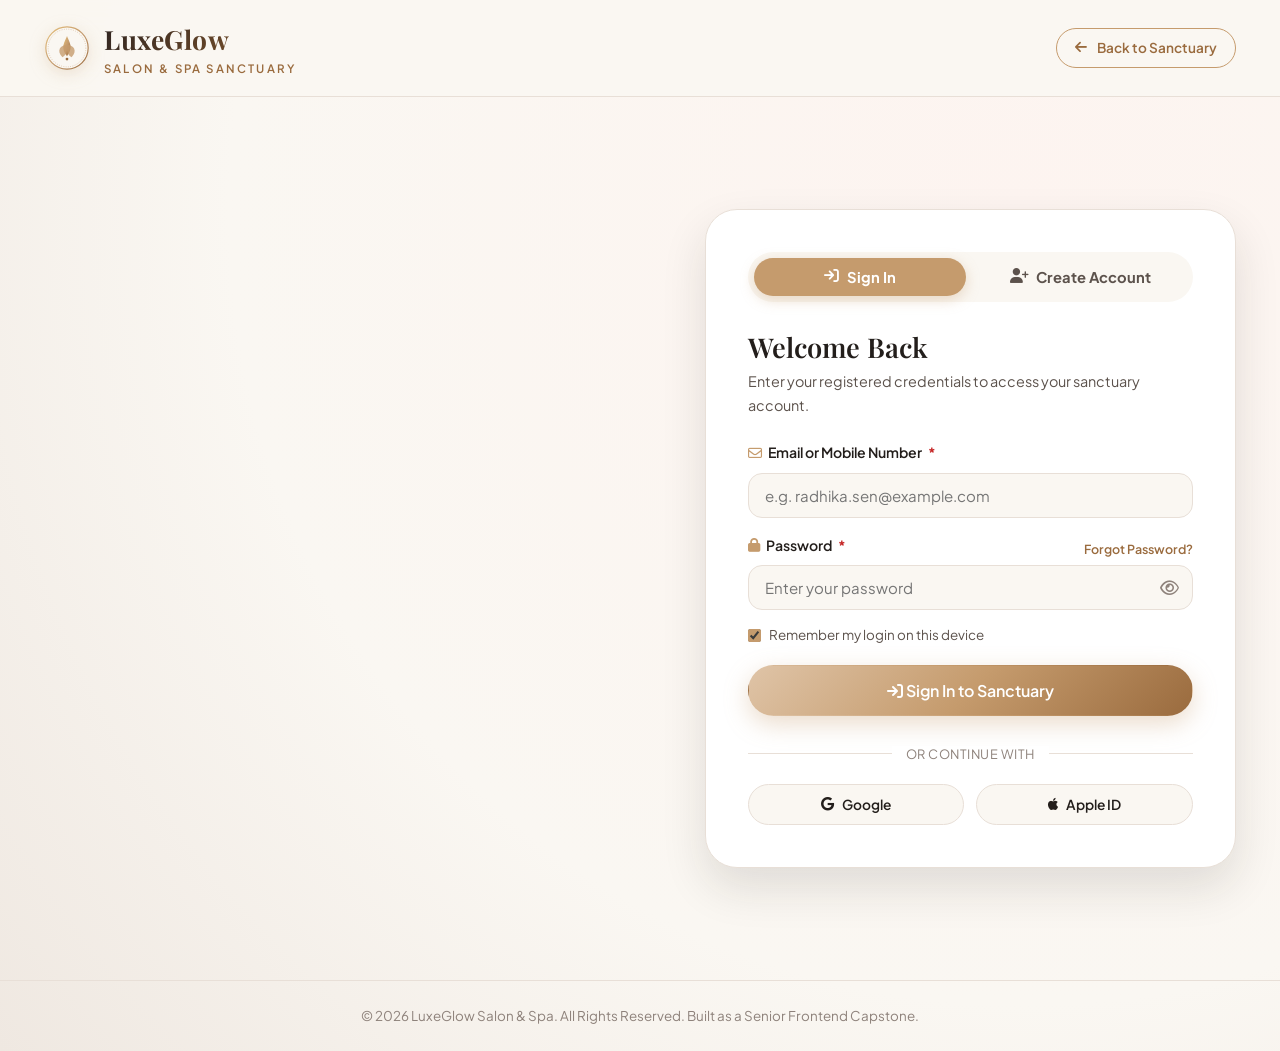
<file: login.html>
﻿<!DOCTYPE html>
<html lang="en">
<head>
  <meta charset="UTF-8">
  <meta name="viewport" content="width=device-width, initial-scale=1.0">
  <meta name="description" content="Sign In to LuxeGlow - Manage salon appointments, access VIP discounts, and explore master stylist schedules.">
  <title>Sign In &amp; VIP Sanctuary Club | LuxeGlow Salon &amp; Spa</title>
  
  <!-- Favicon -->
  <link rel="icon" type="image/svg+xml" href="[data-uri]">
  
  <!-- Google Fonts: Playfair Display & Plus Jakarta Sans -->
  <link rel="preconnect" href="https://fonts.googleapis.com">
  <link rel="preconnect" href="https://fonts.gstatic.com" crossorigin>
  <link href="https://fonts.googleapis.com/css2?family=Playfair+Display:ital,wght@0,400;0,600;0,700;1,400&family=Plus+Jakarta+Sans:wght@300;400;500;600;700&display=swap" rel="stylesheet">
  
  <!-- Font Awesome 6 Icons -->
  <link rel="stylesheet" href="https://cdnjs.cloudflare.com/ajax/libs/font-awesome/6.5.1/css/all.min.css" integrity="sha512-DTOQO9RWCH3ppGqcWaEA1BIZOC6xxalwEsw9c2QQeAIftl+Vegovlnee1c9QX4TctnWMn13TZye+giMm8e2LwA==" crossorigin="anonymous" referrerpolicy="no-referrer" />
  
  <!-- Main Stylesheet -->
  <link rel="stylesheet" href="style.css">
</head>
<body class="auth-page-body">

  <!-- Floating Toast Notification Container -->
  <div class="toast-container" id="toastContainer" aria-live="polite" aria-atomic="true"></div>

  <!-- Top Navigation Bar for Auth Page -->
  <header class="auth-header">
    <div class="container auth-header-container">
      <a href="index.html" class="brand-logo" aria-label="LuxeGlow Home">
        <img src="[data-uri]" alt="LuxeGlow Logo" class="brand-icon">
        <div class="brand-text">
          <span class="brand-name">LuxeGlow</span>
          <span class="brand-tagline">Salon &amp; Spa Sanctuary</span>
        </div>
      </a>
      
      <a href="index.html" class="btn btn-outline btn-sm auth-back-btn">
        <i class="fa-solid fa-arrow-left"></i> Back to Sanctuary
      </a>
    </div>
  </header>

  <!-- Main Auth Container -->
  <main class="auth-main-wrapper">
    <div class="container auth-split-container">
      
      <!-- Left Column: Sanctuary VIP Benefits & Ambiance -->
      <div class="auth-showcase-col reveal-on-scroll">
        <div class="auth-showcase-card">
          <div class="auth-badge-vip">
            <i class="fa-solid fa-crown"></i> LuxeGlow VIP Portal
          </div>
          <h1 class="auth-showcase-title">
            Your Gateway to Bespoke Beauty &amp; Rejuvenation.
          </h1>
          <p class="auth-showcase-desc">
            Sign in to unlock personalized skin protocols, manage your upcoming beauty appointments, track digital receipts, and enjoy members-only rewards.
          </p>

          <!-- VIP Benefits List -->
          <ul class="auth-benefits-list">
            <li>
              <div class="benefit-icon"><i class="fa-solid fa-sparkles"></i></div>
              <div class="benefit-text">
                <strong>10% Welcome Discount</strong>
                <span>Automatic 10% off your first appointment reservation.</span>
              </div>
            </li>
            <li>
              <div class="benefit-icon"><i class="fa-solid fa-calendar-check"></i></div>
              <div class="benefit-text">
                <strong>Priority Stylist Access</strong>
                <span>Reserve peak weekend slots with master directors before walk-ins.</span>
              </div>
            </li>
            <li>
              <div class="benefit-icon"><i class="fa-solid fa-receipt"></i></div>
              <div class="benefit-text">
                <strong>Digital Booking Slips</strong>
                <span>Instant access to past treatment history, invoices, and re-booking.</span>
              </div>
            </li>
            <li>
              <div class="benefit-icon"><i class="fa-solid fa-cake-candles"></i></div>
              <div class="benefit-text">
                <strong>Complimentary Birthday Treatment</strong>
                <span>Receive an aromatic Kumkumadi facial during your birthday month.</span>
              </div>
            </li>
          </ul>

          <!-- One-Click Demo Logins for Quick Testing & Viva Evaluation -->
          <div class="demo-login-box">
            <span class="demo-box-label"><i class="fa-solid fa-wand-magic-sparkles"></i> Quick Examiner / Viva Test Accounts:</span>
            <div class="demo-buttons-row">
              <button type="button" class="btn-demo-quick" id="demoClientBtn" title="Fill client credentials">
                <i class="fa-solid fa-user"></i> Client Demo
              </button>
              <button type="button" class="btn-demo-quick" id="demoStaffBtn" title="Fill master stylist credentials">
                <i class="fa-solid fa-scissors"></i> Stylist Demo
              </button>
            </div>
          </div>
        </div>
      </div>

      <!-- Right Column: Interactive Login & Register Card -->
      <div class="auth-form-col">
        <div class="auth-card">
          
          <!-- Auth Tabs: Sign In vs Sign Up -->
          <div class="auth-tabs-header">
            <button class="auth-tab-btn active" id="tabSignInBtn" data-target="loginFormSection">
              <i class="fa-solid fa-arrow-right-to-bracket"></i> Sign In
            </button>
            <button class="auth-tab-btn" id="tabSignUpBtn" data-target="registerFormSection">
              <i class="fa-solid fa-user-plus"></i> Create Account
            </button>
          </div>

          <!-- TAB 1: SIGN IN FORM -->
          <div class="auth-tab-content active" id="loginFormSection">
            <div class="auth-form-header">
              <h2>Welcome Back</h2>
              <p>Enter your registered credentials to access your sanctuary account.</p>
            </div>

            <form id="loginForm" novalidate>
              <div class="form-group">
                <label for="loginEmail"><i class="fa-regular fa-envelope"></i> Email or Mobile Number <span class="required">*</span></label>
                <input type="text" id="loginEmail" class="form-control" placeholder="e.g. radhika.sen@example.com" required>
                <span class="error-msg" id="loginEmailError">Please enter your email or 10-digit mobile number.</span>
              </div>

              <div class="form-group">
                <div class="label-with-link">
                  <label for="loginPassword"><i class="fa-solid fa-lock"></i> Password <span class="required">*</span></label>
                  <a href="#" id="forgotPasswordLink" class="auth-link-sm">Forgot Password?</a>
                </div>
                <div class="password-input-wrapper">
                  <input type="password" id="loginPassword" class="form-control" placeholder="Enter your password" required minlength="6">
                  <button type="button" class="toggle-password-btn" aria-label="Toggle password visibility">
                    <i class="fa-regular fa-eye"></i>
                  </button>
                </div>
                <span class="error-msg" id="loginPasswordError">Please enter your password (minimum 6 characters).</span>
              </div>

              <div class="form-options-row">
                <label class="remember-checkbox-label">
                  <input type="checkbox" id="rememberMeCheckbox" checked>
                  <span>Remember my login on this device</span>
                </label>
              </div>

              <button type="submit" class="btn btn-luxury btn-block auth-submit-btn" id="loginSubmitBtn">
                <span class="btn-text"><i class="fa-solid fa-arrow-right-to-bracket"></i> Sign In to Sanctuary</span>
                <span class="btn-loader hidden"><i class="fa-solid fa-spinner fa-spin"></i> Authenticating...</span>
              </button>

              <!-- Social Auth Divider -->
              <div class="auth-divider">
                <span>or continue with</span>
              </div>

              <div class="social-auth-row">
                <button type="button" class="social-auth-btn" id="googleAuthBtn">
                  <i class="fa-brands fa-google"></i> Google
                </button>
                <button type="button" class="social-auth-btn" id="appleAuthBtn">
                  <i class="fa-brands fa-apple"></i> Apple ID
                </button>
              </div>
            </form>
          </div>

          <!-- TAB 2: REGISTER FORM -->
          <div class="auth-tab-content" id="registerFormSection">
            <div class="auth-form-header">
              <h2>Join LuxeGlow VIP</h2>
              <p>Create your membership profile in seconds for seamless bookings.</p>
            </div>

            <form id="registerForm" novalidate>
              <div class="form-group">
                <label for="registerName"><i class="fa-regular fa-user"></i> Full Name <span class="required">*</span></label>
                <input type="text" id="registerName" class="form-control" placeholder="e.g. Shalini Roy" required minlength="2">
                <span class="error-msg" id="registerNameError">Please enter your full name (at least 2 characters).</span>
              </div>

              <div class="form-row-2">
                <div class="form-group">
                  <label for="registerPhone"><i class="fa-solid fa-phone"></i> Mobile <span class="required">*</span></label>
                  <input type="tel" id="registerPhone" class="form-control" placeholder="10-digit number" required pattern="[0-9]{10}">
                  <span class="error-msg" id="registerPhoneError">Valid 10 digits required.</span>
                </div>

                <div class="form-group">
                  <label for="registerEmail"><i class="fa-regular fa-envelope"></i> Email <span class="required">*</span></label>
                  <input type="email" id="registerEmail" class="form-control" placeholder="name@domain.com" required>
                  <span class="error-msg" id="registerEmailError">Valid email required.</span>
                </div>
              </div>

              <div class="form-group">
                <label for="registerPassword"><i class="fa-solid fa-lock"></i> Create Password <span class="required">*</span></label>
                <div class="password-input-wrapper">
                  <input type="password" id="registerPassword" class="form-control" placeholder="At least 6 characters" required minlength="6">
                  <button type="button" class="toggle-password-btn" aria-label="Toggle password visibility">
                    <i class="fa-regular fa-eye"></i>
                  </button>
                </div>
                <div class="password-strength-bar">
                  <div class="strength-indicator" id="strengthIndicator"></div>
                </div>
                <span class="strength-text" id="strengthText">Password Strength: None</span>
                <span class="error-msg" id="registerPasswordError">Password must be at least 6 characters.</span>
              </div>

              <div class="form-group">
                <label for="registerServicePref"><i class="fa-solid fa-heart"></i> Preferred Treatments (Optional)</label>
                <select id="registerServicePref" class="form-control">
                  <option value="all">Interested in All Treatments</option>
                  <option value="hair">Hair Architecture &amp; Balayage</option>
                  <option value="facial">HydraFacials &amp; 24K Gold Therapy</option>
                  <option value="manicure-pedicure">Russian Gel Nails &amp; Spa Pedicures</option>
                  <option value="bridal">Royal Bridal Couture Makeover</option>
                </select>
              </div>

              <div class="form-group">
                <label class="terms-checkbox-label">
                  <input type="checkbox" id="registerTermsCheckbox" required>
                  <span>I agree to LuxeGlow <a href="#" onclick="alert('LuxeGlow stores your booking preferences securely in LocalStorage.'); return false;">Terms of Service</a> &amp; <a href="#" onclick="alert('Your privacy is protected. No tracking or third party selling.'); return false;">Privacy Policy</a>.</span>
                </label>
                <span class="error-msg" id="registerTermsError">You must agree to the terms to proceed.</span>
              </div>

              <button type="submit" class="btn btn-luxury btn-block auth-submit-btn" id="registerSubmitBtn">
                <span class="btn-text"><i class="fa-solid fa-user-check"></i> Create VIP Sanctuary Account</span>
                <span class="btn-loader hidden"><i class="fa-solid fa-spinner fa-spin"></i> Creating Account...</span>
              </button>
            </form>
          </div>

        </div>
      </div>
    </div>
  </main>

  <!-- Simple Auth Footer -->
  <footer class="auth-footer">
    <div class="container text-center">
      <p>&copy; 2026 LuxeGlow Salon &amp; Spa. All Rights Reserved. Built as a Senior Frontend Capstone.</p>
    </div>
  </footer>

  <!-- Dedicated Login Logic Script -->
  <script>
    // LocalStorage Keys for Authentication
    const AUTH_KEYS = {
      CURRENT_USER: "luxeglow_current_user",
      USERS_LIST: "luxeglow_registered_users"
    };

    // Pre-seeded Demo Users for Exam / Viva Review
    const DEMO_USERS = [
      {
        id: "usr-01",
        name: "Dr. Radhika Sen",
        email: "radhika.sen@example.com",
        phone: "9876543210",
        password: "password123",
        role: "vip-client",
        badge: "VIP Member",
        memberSince: "Oct 2025"
      },
      {
        id: "usr-02",
        name: "Aarav Singhania",
        email: "aarav.stylist@luxeglow.com",
        phone: "9123456789",
        password: "password123",
        role: "master-stylist",
        badge: "Master Creative Director",
        memberSince: "Jan 2024"
      }
    ];

    function initUserDatabase() {
      if (!localStorage.getItem(AUTH_KEYS.USERS_LIST)) {
        localStorage.setItem(AUTH_KEYS.USERS_LIST, JSON.stringify(DEMO_USERS));
      }
    }

    function getRegisteredUsers() {
      try {
        return JSON.parse(localStorage.getItem(AUTH_KEYS.USERS_LIST)) || DEMO_USERS;
      } catch (e) {
        return DEMO_USERS;
      }
    }

    function saveUserSession(user) {
      localStorage.setItem(AUTH_KEYS.CURRENT_USER, JSON.stringify(user));
    }

    function showToast(title, message, type = "info") {
      const container = document.getElementById("toastContainer");
      if (!container) return;

      const toast = document.createElement("div");
      toast.className = `toast ${type}`;

      const iconClass = type === "success" 
        ? "fa-solid fa-circle-check" 
        : type === "danger" 
        ? "fa-solid fa-triangle-exclamation" 
        : "fa-solid fa-bell";

      toast.innerHTML = `
        <i class="${iconClass} toast-icon"></i>
        <div class="toast-content">
          <div class="toast-title">${title}</div>
          <div class="toast-message">${message}</div>
        </div>
        <button class="toast-close-btn" aria-label="Dismiss">&times;</button>
      `;

      toast.querySelector(".toast-close-btn").onclick = () => {
        toast.classList.remove("show");
        setTimeout(() => toast.remove(), 300);
      };

      container.appendChild(toast);
      requestAnimationFrame(() => toast.classList.add("show"));

      setTimeout(() => {
        if (toast.parentElement) {
          toast.classList.remove("show");
          setTimeout(() => toast.remove(), 350);
        }
      }, 4000);
    }

    document.addEventListener("DOMContentLoaded", () => {
      initUserDatabase();

      // Check if already logged in -> prompt redirect
      const existingUser = localStorage.getItem(AUTH_KEYS.CURRENT_USER);
      if (existingUser) {
        try {
          const userObj = JSON.parse(existingUser);
          showToast("Already Signed In", `Logged in as ${userObj.name}. Redirecting to sanctuary...`, "info");
          setTimeout(() => {
            window.location.href = "index.html";
          }, 1400);
        } catch (e) {}
      }

      // Tab Switching
      const tabSignInBtn = document.getElementById("tabSignInBtn");
      const tabSignUpBtn = document.getElementById("tabSignUpBtn");
      const loginSection = document.getElementById("loginFormSection");
      const registerSection = document.getElementById("registerFormSection");

      tabSignInBtn.addEventListener("click", () => {
        tabSignInBtn.classList.add("active");
        tabSignUpBtn.classList.remove("active");
        loginSection.classList.add("active");
        registerSection.classList.remove("active");
      });

      tabSignUpBtn.addEventListener("click", () => {
        tabSignUpBtn.classList.add("active");
        tabSignInBtn.classList.remove("active");
        registerSection.classList.add("active");
        loginSection.classList.remove("active");
      });

      // Password Visibility Toggle
      document.querySelectorAll(".toggle-password-btn").forEach(btn => {
        btn.addEventListener("click", () => {
          const input = btn.previousElementSibling;
          const icon = btn.querySelector("i");
          if (input.type === "password") {
            input.type = "text";
            icon.className = "fa-regular fa-eye-slash";
          } else {
            input.type = "password";
            icon.className = "fa-regular fa-eye";
          }
        });
      });

      // Quick Demo Buttons
      document.getElementById("demoClientBtn").addEventListener("click", () => {
        tabSignInBtn.click();
        document.getElementById("loginEmail").value = "radhika.sen@example.com";
        document.getElementById("loginPassword").value = "password123";
        showToast("Demo Loaded", "Dr. Radhika Sen's credentials loaded. Click 'Sign In'.", "info");
      });

      document.getElementById("demoStaffBtn").addEventListener("click", () => {
        tabSignInBtn.click();
        document.getElementById("loginEmail").value = "aarav.stylist@luxeglow.com";
        document.getElementById("loginPassword").value = "password123";
        showToast("Demo Loaded", "Master Stylist Aarav's credentials loaded.", "info");
      });

      // Live Password Strength Meter
      const regPass = document.getElementById("registerPassword");
      const strengthBar = document.getElementById("strengthIndicator");
      const strengthText = document.getElementById("strengthText");

      regPass.addEventListener("input", (e) => {
        const val = e.target.value;
        if (!val) {
          strengthBar.style.width = "0%";
          strengthBar.style.background = "#D3C7BD";
          strengthText.textContent = "Password Strength: None";
          return;
        }

        let score = 0;
        if (val.length >= 6) score++;
        if (val.length >= 10) score++;
        if (/[A-Z]/.test(val)) score++;
        if (/[0-9]/.test(val)) score++;
        if (/[^A-Za-z0-9]/.test(val)) score++;

        if (score <= 2) {
          strengthBar.style.width = "33%";
          strengthBar.style.background = "#E53935";
          strengthText.textContent = "Password Strength: Weak (add numbers/capitals)";
          strengthText.style.color = "#E53935";
        } else if (score <= 4) {
          strengthBar.style.width = "66%";
          strengthBar.style.background = "#FB8C00";
          strengthText.textContent = "Password Strength: Good (Fair)";
          strengthText.style.color = "#FB8C00";
        } else {
          strengthBar.style.width = "100%";
          strengthBar.style.background = "#2E7D32";
          strengthText.textContent = "Password Strength: Strong & Secure ✨";
          strengthText.style.color = "#2E7D32";
        }
      });

      // Forgot Password Modal / Alert
      document.getElementById("forgotPasswordLink").addEventListener("click", (e) => {
        e.preventDefault();
        const email = prompt("Enter your registered email address to receive password reset link:");
        if (email) {
          showToast("Reset Link Dispatched", `A secure password reset link has been sent to ${email}.`, "success");
        }
      });

      // Handle Sign In Submit
      document.getElementById("loginForm").addEventListener("submit", (e) => {
        e.preventDefault();
        const emailInput = document.getElementById("loginEmail");
        const passInput = document.getElementById("loginPassword");
        const emailErr = document.getElementById("loginEmailError");
        const passErr = document.getElementById("loginPasswordError");

        let isValid = true;
        const emailVal = emailInput.value.trim().toLowerCase();
        const passVal = passInput.value.trim();

        if (!emailVal) {
          emailInput.classList.add("is-invalid");
          emailErr.classList.add("visible");
          isValid = false;
        } else {
          emailInput.classList.remove("is-invalid");
          emailErr.classList.remove("visible");
        }

        if (!passVal || passVal.length < 6) {
          passInput.classList.add("is-invalid");
          passErr.classList.add("visible");
          isValid = false;
        } else {
          passInput.classList.remove("is-invalid");
          passErr.classList.remove("visible");
        }

        if (!isValid) return;

        // Button loading state
        const submitBtn = document.getElementById("loginSubmitBtn");
        submitBtn.querySelector(".btn-text").classList.add("hidden");
        submitBtn.querySelector(".btn-loader").classList.remove("hidden");
        submitBtn.disabled = true;

        setTimeout(() => {
          const users = getRegisteredUsers();
          const matchedUser = users.find(u => 
            (u.email.toLowerCase() === emailVal || u.phone === emailVal) && 
            u.password === passVal
          );

          if (matchedUser) {
            saveUserSession(matchedUser);
            showToast("Welcome Back!", `Welcome back, ${matchedUser.name}! Loading sanctuary...`, "success");
            setTimeout(() => {
              window.location.href = "index.html";
            }, 900);
          } else {
            // Check if user exists with another password or accept fallback demo
            submitBtn.querySelector(".btn-text").classList.remove("hidden");
            submitBtn.querySelector(".btn-loader").classList.add("hidden");
            submitBtn.disabled = false;
            showToast("Invalid Credentials", "Incorrect email/mobile or password. Try our Client Demo button!", "danger");
          }
        }, 600);
      });

      // Handle Sign Up Submit
      document.getElementById("registerForm").addEventListener("submit", (e) => {
        e.preventDefault();
        const nameInput = document.getElementById("registerName");
        const phoneInput = document.getElementById("registerPhone");
        const emailInput = document.getElementById("registerEmail");
        const passInput = document.getElementById("registerPassword");
        const termsCheck = document.getElementById("registerTermsCheckbox");

        let isValid = true;

        if (!nameInput.value.trim() || nameInput.value.trim().length < 2) {
          nameInput.classList.add("is-invalid");
          document.getElementById("registerNameError").classList.add("visible");
          isValid = false;
        } else {
          nameInput.classList.remove("is-invalid");
          document.getElementById("registerNameError").classList.remove("visible");
        }

        const phoneClean = phoneInput.value.replace(/\D/g, "");
        if (phoneClean.length !== 10) {
          phoneInput.classList.add("is-invalid");
          document.getElementById("registerPhoneError").classList.add("visible");
          isValid = false;
        } else {
          phoneInput.classList.remove("is-invalid");
          document.getElementById("registerPhoneError").classList.remove("visible");
        }

        const emailRegex = /^[^\s@]+@[^\s@]+\.[^\s@]+$/;
        if (!emailRegex.test(emailInput.value.trim())) {
          emailInput.classList.add("is-invalid");
          document.getElementById("registerEmailError").classList.add("visible");
          isValid = false;
        } else {
          emailInput.classList.remove("is-invalid");
          document.getElementById("registerEmailError").classList.remove("visible");
        }

        if (!passInput.value || passInput.value.length < 6) {
          passInput.classList.add("is-invalid");
          document.getElementById("registerPasswordError").classList.add("visible");
          isValid = false;
        } else {
          passInput.classList.remove("is-invalid");
          document.getElementById("registerPasswordError").classList.remove("visible");
        }

        if (!termsCheck.checked) {
          document.getElementById("registerTermsError").classList.add("visible");
          isValid = false;
        } else {
          document.getElementById("registerTermsError").classList.remove("visible");
        }

        if (!isValid) return;

        // Button loading state
        const submitBtn = document.getElementById("registerSubmitBtn");
        submitBtn.querySelector(".btn-text").classList.add("hidden");
        submitBtn.querySelector(".btn-loader").classList.remove("hidden");
        submitBtn.disabled = true;

        setTimeout(() => {
          const users = getRegisteredUsers();
          const newUser = {
            id: `usr-${Date.now()}`,
            name: nameInput.value.trim(),
            email: emailInput.value.trim().toLowerCase(),
            phone: phoneClean,
            password: passInput.value,
            role: "vip-client",
            badge: "VIP Member",
            preferredCategory: document.getElementById("registerServicePref").value,
            memberSince: "Nov 2026"
          };

          users.push(newUser);
          localStorage.setItem(AUTH_KEYS.USERS_LIST, JSON.stringify(users));
          saveUserSession(newUser);

          showToast("VIP Account Created!", `Welcome to LuxeGlow Sanctuary, ${newUser.name}!`, "success");

          setTimeout(() => {
            window.location.href = "index.html";
          }, 1000);
        }, 700);
      });

      // Social Auth Mock Buttons
      document.getElementById("googleAuthBtn").onclick = () => {
        showToast("Google Authentication", "Simulating Google Sign-In...", "info");
        setTimeout(() => {
          document.getElementById("demoClientBtn").click();
          document.getElementById("loginSubmitBtn").click();
        }, 600);
      };

      document.getElementById("appleAuthBtn").onclick = () => {
        showToast("Apple ID Authentication", "Simulating Apple Sign-In...", "info");
        setTimeout(() => {
          document.getElementById("demoClientBtn").click();
          document.getElementById("loginSubmitBtn").click();
        }, 600);
      };
    });
  </script>
</body>
</html>
</file>
<file: style.css>
﻿/* ==========================================================================
   LuxeGlow | Luxury Beauty Salon & Spa Appointment Booking System
   Styles: Cream, Soft Blush Pink, Beige & Rose Gold Aesthetic
   ========================================================================== */

/* --------------------------------------------------------------------------
   1. CSS Custom Properties / Design Tokens
   -------------------------------------------------------------------------- */
:root {
  /* Color Palette */
  --bg-cream: #FAF7F2;
  --bg-cream-alt: #F5EFEB;
  --bg-soft-beige: #EFE8E1;
  --bg-blush: #FDF4F2;
  --bg-blush-subtle: #FDF9F8;
  --bg-white: #FFFFFF;
  --bg-card: #FFFFFF;
  
  /* Rose Gold & Metallic Accents */
  --rose-gold: #C59B6D;
  --rose-gold-dark: #9A6B3E;
  --rose-gold-deep: #7D5126;
  --rose-gold-light: #DFC4A7;
  --rose-gold-tint: rgba(197, 155, 109, 0.12);
  --gold-metallic: #D4AF37;
  --blush-pink: #F3CEC8;
  --blush-accent: #E8A598;
  
  /* Text & Neutral Colors */
  --text-primary: #231E1B;
  --text-secondary: #5C524C;
  --text-muted: #8E827B;
  --text-light: #FFFFFF;
  --border-subtle: #E8DFD7;
  --border-gold: rgba(197, 155, 109, 0.35);
  
  /* Status Colors */
  --color-success: #2E7D32;
  --color-success-bg: #E8F5E9;
  --color-danger: #C62828;
  --color-danger-bg: #FFEBEE;
  --color-warning: #EF6C00;
  
  /* Typography */
  --font-serif: 'Playfair Display', Georgia, 'Times New Roman', serif;
  --font-sans: 'Plus Jakarta Sans', system-ui, -apple-system, sans-serif;
  
  /* Elevation / Shadows */
  --shadow-sm: 0 4px 12px rgba(44, 34, 28, 0.04);
  --shadow-md: 0 10px 30px rgba(197, 155, 109, 0.12);
  --shadow-lg: 0 20px 45px rgba(35, 30, 27, 0.12);
  --shadow-gold: 0 8px 25px rgba(197, 155, 109, 0.3);
  
  /* Radius */
  --radius-sm: 8px;
  --radius-md: 14px;
  --radius-lg: 22px;
  --radius-xl: 32px;
  --radius-pill: 999px;
  
  /* Layout & Transitions */
  --container-max-width: 1240px;
  --header-height: 84px;
  --transition: all 0.3s cubic-bezier(0.16, 1, 0.3, 1);
  --transition-slow: all 0.5s cubic-bezier(0.16, 1, 0.3, 1);
}

/* --------------------------------------------------------------------------
   2. Reset & Base Styles
   -------------------------------------------------------------------------- */
*, *::before, *::after {
  box-sizing: border-box;
  margin: 0;
  padding: 0;
}

html {
  scroll-behavior: smooth;
  font-size: 16px;
  -webkit-font-smoothing: antialiased;
}

body {
  font-family: var(--font-sans);
  background-color: var(--bg-cream);
  color: var(--text-primary);
  line-height: 1.65;
  overflow-x: hidden;
  position: relative;
}

img {
  max-width: 100%;
  height: auto;
  display: block;
}

a {
  text-decoration: none;
  color: inherit;
  transition: var(--transition);
}

button, input, select, textarea {
  font-family: inherit;
  font-size: inherit;
  color: inherit;
}

ul {
  list-style: none;
}

.container {
  width: 100%;
  max-width: var(--container-max-width);
  margin-left: auto;
  margin-right: auto;
  padding-left: 24px;
  padding-right: 24px;
}

.section-padding {
  padding-top: 100px;
  padding-bottom: 100px;
}

.text-center {
  text-align: center;
}

.hidden {
  display: none !important;
}

/* --------------------------------------------------------------------------
   3. Typography & Section Headers
   -------------------------------------------------------------------------- */
h1, h2, h3, h4, h5 {
  font-family: var(--font-serif);
  font-weight: 600;
  color: var(--text-primary);
  line-height: 1.25;
}

.section-header {
  max-width: 720px;
  margin: 0 auto 50px auto;
}

.section-subtitle {
  display: inline-block;
  font-family: var(--font-sans);
  text-transform: uppercase;
  font-size: 0.82rem;
  letter-spacing: 3px;
  font-weight: 700;
  color: var(--rose-gold-dark);
  margin-bottom: 12px;
}

.section-title {
  font-size: 2.5rem;
  letter-spacing: -0.5px;
  color: var(--text-primary);
}

.section-divider {
  display: flex;
  align-items: center;
  justify-content: center;
  gap: 15px;
  margin: 18px 0;
  color: var(--rose-gold);
}

.section-divider .divider-line {
  width: 60px;
  height: 1.5px;
  background: linear-gradient(90deg, transparent, var(--rose-gold), transparent);
}

.section-desc {
  font-size: 1.05rem;
  color: var(--text-secondary);
  line-height: 1.7;
}

/* --------------------------------------------------------------------------
   4. Buttons & Badges
   -------------------------------------------------------------------------- */
.btn {
  display: inline-flex;
  align-items: center;
  justify-content: center;
  gap: 10px;
  padding: 14px 28px;
  font-weight: 600;
  font-size: 0.95rem;
  border-radius: var(--radius-pill);
  cursor: pointer;
  transition: var(--transition);
  border: 1.5px solid transparent;
  outline: none;
  text-align: center;
}

.btn-primary {
  background: var(--rose-gold);
  color: var(--bg-white);
  box-shadow: var(--shadow-gold);
}

.btn-primary:hover {
  background: var(--rose-gold-dark);
  transform: translateY(-2px);
  box-shadow: 0 12px 28px rgba(154, 107, 62, 0.35);
}

.btn-luxury {
  background: linear-gradient(135deg, #DFC4A7 0%, #C59B6D 50%, #9A6B3E 100%);
  color: #FFFFFF;
  box-shadow: 0 8px 24px rgba(197, 155, 109, 0.35);
  position: relative;
  overflow: hidden;
}

.btn-luxury::after {
  content: '';
  position: absolute;
  top: -50%;
  left: -50%;
  width: 200%;
  height: 200%;
  background: linear-gradient(60deg, transparent 40%, rgba(255, 255, 255, 0.25) 50%, transparent 60%);
  transform: translateX(-100%);
  transition: transform 0.8s ease;
}

.btn-luxury:hover::after {
  transform: translateX(100%);
}

.btn-luxury:hover {
  transform: translateY(-3px);
  box-shadow: 0 14px 32px rgba(154, 107, 62, 0.45);
}

.btn-outline {
  background: transparent;
  color: var(--rose-gold-dark);
  border-color: var(--rose-gold);
}

.btn-outline:hover {
  background: var(--rose-gold);
  color: var(--bg-white);
  transform: translateY(-2px);
}

.btn-outline-light {
  background: rgba(255, 255, 255, 0.12);
  color: var(--bg-white);
  border-color: rgba(255, 255, 255, 0.6);
  backdrop-filter: blur(8px);
}

.btn-outline-light:hover {
  background: var(--bg-white);
  color: var(--text-primary);
  border-color: var(--bg-white);
  transform: translateY(-2px);
}

.btn-secondary {
  background: var(--bg-soft-beige);
  color: var(--text-primary);
  border-color: var(--border-subtle);
}

.btn-secondary:hover {
  background: var(--rose-gold-light);
  border-color: var(--rose-gold);
  color: var(--text-primary);
}

.btn-danger {
  background: var(--color-danger);
  color: var(--bg-white);
}

.btn-danger:hover {
  background: #B71C1C;
  transform: translateY(-2px);
}

.btn-sm {
  padding: 8px 18px;
  font-size: 0.85rem;
}

.btn-lg {
  padding: 16px 36px;
  font-size: 1.05rem;
}

.btn-block {
  width: 100%;
}

/* --------------------------------------------------------------------------
   5. Top Announcement Bar
   -------------------------------------------------------------------------- */
.top-announcement {
  background: linear-gradient(90deg, #2D2320 0%, #4A3A34 100%);
  color: #F8EDE7;
  font-size: 0.84rem;
  padding: 8px 0;
  border-bottom: 1px solid rgba(197, 155, 109, 0.25);
  position: relative;
  z-index: 1001;
}

.announcement-content {
  display: flex;
  justify-content: space-between;
  align-items: center;
  flex-wrap: wrap;
  gap: 10px;
}

.announcement-content i {
  color: var(--rose-gold-light);
  margin-right: 4px;
}

.top-contact-quick {
  display: flex;
  align-items: center;
  gap: 15px;
}

.top-contact-quick a:hover {
  color: var(--rose-gold-light);
}

.top-contact-quick .divider {
  opacity: 0.4;
}

/* --------------------------------------------------------------------------
   6. Navigation Bar
   -------------------------------------------------------------------------- */
.site-header {
  position: sticky;
  top: 0;
  width: 100%;
  background: rgba(250, 247, 242, 0.94);
  backdrop-filter: blur(14px);
  -webkit-backdrop-filter: blur(14px);
  border-bottom: 1px solid var(--border-subtle);
  z-index: 1000;
  transition: var(--transition);
}

/* Scroll Progress Bar at the Top */
.scroll-progress-bar {
  position: absolute;
  bottom: 0;
  left: 0;
  height: 3.5px;
  background: linear-gradient(90deg, #E8C9A9 0%, #C59B6D 50%, #D4AF37 100%);
  width: 0%;
  z-index: 1005;
  transition: width 0.08s ease-out;
  box-shadow: 0 0 10px rgba(212, 175, 55, 0.6);
}

.site-header.scrolled {
  background: rgba(255, 255, 255, 0.98);
  box-shadow: 0 10px 30px rgba(44, 34, 28, 0.08);
}

.header-container {
  display: flex;
  align-items: center;
  justify-content: space-between;
  height: var(--header-height);
}

/* Logo */
.brand-logo {
  display: flex;
  align-items: center;
  gap: 14px;
}

.brand-icon {
  width: 46px;
  height: 46px;
  filter: drop-shadow(0 4px 8px rgba(197, 155, 109, 0.25));
}

.brand-text {
  display: flex;
  flex-direction: column;
}

.brand-name {
  font-family: var(--font-serif);
  font-size: 1.65rem;
  font-weight: 700;
  letter-spacing: 0.5px;
  color: var(--text-primary);
  background: linear-gradient(135deg, #2D2320 0%, #8A5B2E 100%);
  -webkit-background-clip: text;
  -webkit-text-fill-color: transparent;
}

.brand-tagline {
  font-size: 0.72rem;
  letter-spacing: 2.2px;
  text-transform: uppercase;
  color: var(--rose-gold-dark);
  font-weight: 600;
  margin-top: -3px;
}

/* Nav Menu */
.nav-menu {
  display: flex;
  align-items: center;
}

.nav-list {
  display: flex;
  align-items: center;
  gap: 28px;
}

.nav-link {
  font-size: 0.95rem;
  font-weight: 500;
  color: var(--text-secondary);
  position: relative;
  padding: 6px 0;
}

.nav-link::after {
  content: '';
  position: absolute;
  bottom: 0;
  left: 0;
  width: 0%;
  height: 2px;
  background: var(--rose-gold);
  transition: var(--transition);
  border-radius: 2px;
}

.nav-link:hover,
.nav-link.active {
  color: var(--rose-gold-dark);
}

.nav-link:hover::after,
.nav-link.active::after {
  width: 100%;
}

.my-bookings-link {
  display: inline-flex;
  align-items: center;
  gap: 6px;
}

.booking-count-badge {
  display: inline-flex;
  align-items: center;
  justify-content: center;
  min-width: 20px;
  height: 20px;
  padding: 0 6px;
  font-size: 0.72rem;
  font-weight: 700;
  color: var(--bg-white);
  background: var(--rose-gold);
  border-radius: var(--radius-pill);
  transition: var(--transition);
}

.booking-count-badge.has-items {
  background: #2E7D32;
  animation: pulseBadge 2s infinite;
}

@keyframes pulseBadge {
  0% { transform: scale(1); }
  50% { transform: scale(1.1); }
  100% { transform: scale(1); }
}

.nav-actions {
  display: flex;
  align-items: center;
  gap: 16px;
}

.nav-book-btn {
  padding: 10px 22px;
  font-size: 0.88rem;
}

.mobile-toggle-btn {
  display: none;
  flex-direction: column;
  justify-content: space-between;
  width: 30px;
  height: 22px;
  background: transparent;
  border: none;
  cursor: pointer;
  padding: 0;
}

.mobile-toggle-btn .bar {
  width: 100%;
  height: 2.5px;
  background: var(--text-primary);
  border-radius: 2px;
  transition: var(--transition);
}

.mobile-toggle-btn.active .bar:nth-child(1) {
  transform: translateY(9.5px) rotate(45deg);
}

.mobile-toggle-btn.active .bar:nth-child(2) {
  opacity: 0;
}

.mobile-toggle-btn.active .bar:nth-child(3) {
  transform: translateY(-9.5px) rotate(-45deg);
}

/* --------------------------------------------------------------------------
   7. Hero Section
   -------------------------------------------------------------------------- */
.hero-section {
  position: relative;
  min-height: calc(100vh - var(--header-height));
  display: flex;
  align-items: center;
  padding: 100px 0 120px 0;
  background: url('https://images.unsplash.com/photo-1560066984-138dadb4c035?auto=format&fit=crop&w=1920&q=80') center center / cover no-repeat;
  color: var(--bg-white);
  overflow: hidden;
}

.hero-backdrop-overlay {
  position: absolute;
  top: 0;
  left: 0;
  width: 100%;
  height: 100%;
  background: linear-gradient(
    135deg,
    rgba(25, 20, 18, 0.88) 0%,
    rgba(45, 34, 30, 0.82) 45%,
    rgba(65, 45, 37, 0.72) 100%
  );
  z-index: 1;
}

.hero-container {
  position: relative;
  z-index: 2;
}

.hero-content {
  max-width: 820px;
}

.luxury-badge {
  display: inline-flex;
  align-items: center;
  gap: 8px;
  padding: 8px 18px;
  border-radius: var(--radius-pill);
  background: rgba(197, 155, 109, 0.22);
  border: 1px solid rgba(223, 196, 167, 0.45);
  backdrop-filter: blur(8px);
  color: #F8EDE7;
  font-size: 0.86rem;
  font-weight: 600;
  letter-spacing: 1px;
  margin-bottom: 24px;
}

.luxury-badge i {
  color: var(--gold-metallic);
}

.hero-title {
  font-size: 3.6rem;
  line-height: 1.18;
  color: #FFFFFF;
  margin-bottom: 22px;
  text-shadow: 0 4px 15px rgba(0, 0, 0, 0.3);
}

.hero-description {
  font-size: 1.22rem;
  line-height: 1.7;
  color: #F0E6DE;
  margin-bottom: 40px;
  max-width: 720px;
}

.hero-cta-group {
  display: flex;
  align-items: center;
  flex-wrap: wrap;
  gap: 18px;
  margin-bottom: 60px;
}

.hero-btn-main {
  font-size: 1.05rem;
  padding: 16px 36px;
}

.hero-btn-sub {
  font-size: 1.05rem;
  padding: 16px 32px;
}

/* Hero Stats Row */
.hero-stats-row {
  display: flex;
  align-items: center;
  gap: 30px;
  padding: 24px 34px;
  border-radius: var(--radius-lg);
  background: rgba(255, 255, 255, 0.08);
  border: 1px solid rgba(255, 255, 255, 0.15);
  backdrop-filter: blur(14px);
  max-width: 760px;
}

.stat-item {
  display: flex;
  flex-direction: column;
}

.stat-number {
  font-family: var(--font-serif);
  font-size: 1.85rem;
  font-weight: 700;
  color: #FFFFFF;
  line-height: 1.1;
}

.stat-label {
  font-size: 0.82rem;
  color: #E2D7CF;
  text-transform: uppercase;
  letter-spacing: 0.5px;
  margin-top: 4px;
}

.stat-separator {
  width: 1px;
  height: 40px;
  background: rgba(255, 255, 255, 0.2);
}

.hero-scroll-indicator {
  position: absolute;
  bottom: 25px;
  left: 50%;
  transform: translateX(-50%);
  z-index: 2;
}

.hero-scroll-indicator a {
  display: flex;
  flex-direction: column;
  align-items: center;
  gap: 6px;
  font-size: 0.78rem;
  letter-spacing: 2px;
  text-transform: uppercase;
  color: rgba(255, 255, 255, 0.75);
}

.hero-scroll-indicator a:hover {
  color: var(--rose-gold-light);
}

.hero-scroll-indicator i {
  animation: bounceDown 2s infinite;
}

@keyframes bounceDown {
  0%, 20%, 50%, 80%, 100% { transform: translateY(0); }
  40% { transform: translateY(8px); }
  60% { transform: translateY(4px); }
}

/* --------------------------------------------------------------------------
   Trending Marquee / Continuous Scroll Ticker Animation
   -------------------------------------------------------------------------- */
.trending-ticker-bar {
  background: linear-gradient(90deg, #241D1A 0%, #362924 50%, #241D1A 100%);
  color: #F8EDE7;
  padding: 12px 0;
  display: flex;
  align-items: center;
  overflow: hidden;
  position: relative;
  border-top: 1.5px solid rgba(197, 155, 109, 0.4);
  border-bottom: 1.5px solid rgba(197, 155, 109, 0.4);
  z-index: 10;
  box-shadow: 0 6px 20px rgba(0, 0, 0, 0.15);
}

.ticker-badge {
  display: inline-flex;
  align-items: center;
  gap: 8px;
  background: linear-gradient(135deg, #DFC4A7 0%, #C59B6D 60%, #9A6B3E 100%);
  color: #FFFFFF;
  padding: 6px 18px;
  font-size: 0.78rem;
  font-weight: 700;
  text-transform: uppercase;
  letter-spacing: 1.4px;
  border-radius: var(--radius-pill);
  margin-left: 24px;
  margin-right: 14px;
  flex-shrink: 0;
  box-shadow: 0 4px 15px rgba(0, 0, 0, 0.3);
  z-index: 3;
}

.ticker-badge i {
  color: #FFF275;
  animation: pulseFlame 1.5s infinite alternate;
}

@keyframes pulseFlame {
  0% { transform: scale(1); }
  100% { transform: scale(1.25); }
}

.ticker-track {
  display: flex;
  width: 100%;
  overflow: hidden;
  mask-image: linear-gradient(90deg, transparent 0%, black 4%, black 96%, transparent 100%);
  -webkit-mask-image: linear-gradient(90deg, transparent 0%, black 4%, black 96%, transparent 100%);
}

.ticker-content {
  display: flex;
  align-items: center;
  gap: 24px;
  white-space: nowrap;
  animation: tickerScroll 38s linear infinite;
  will-change: transform;
  padding-left: 20px;
}

.ticker-track:hover .ticker-content {
  animation-play-state: paused;
}

@keyframes tickerScroll {
  0% {
    transform: translateX(0);
  }
  100% {
    transform: translateX(-100%);
  }
}

.ticker-item {
  font-size: 0.9rem;
  color: #F0E5DF;
  display: inline-flex;
  align-items: center;
  gap: 8px;
}

.ticker-item i {
  color: var(--gold-metallic);
}

.ticker-item strong {
  color: #FFFFFF;
  font-weight: 600;
  text-shadow: 0 1px 3px rgba(0, 0, 0, 0.4);
}

.ticker-dot {
  color: var(--rose-gold);
  font-size: 1.2rem;
  opacity: 0.7;
}

/* --------------------------------------------------------------------------
   3D Spatial Scroll & Flight Window Portal Styles
   -------------------------------------------------------------------------- */
.spatial-flight-section {
  position: relative;
  overflow: hidden;
  background: radial-gradient(circle at 50% 20%, #FAF5EE 0%, #EFE8DF 60%, #E8DFD5 100%);
  padding: 100px 0 110px 0;
  border-bottom: 1px solid var(--border-subtle);
}

.spatial-stars-canvas-wrapper {
  position: absolute;
  top: 0;
  left: 0;
  width: 100%;
  height: 100%;
  pointer-events: none;
  z-index: 1;
}

#spatialAtmosphereCanvas {
  width: 100%;
  height: 100%;
  display: block;
}

.spatial-container {
  position: relative;
  z-index: 2;
}

/* 3D Viewport Stage */
.spatial-stage {
  perspective: 1400px;
  perspective-origin: 50% 50%;
  width: 100%;
  max-width: 1060px;
  margin: 36px auto 0 auto;
  display: flex;
  justify-content: center;
}

/* The Architectural Flight Window Box */
.spatial-flight-window {
  position: relative;
  width: 100%;
  height: 520px;
  border-radius: 32px;
  transform-style: preserve-3d;
  background: #1A1412;
  border: 3.5px solid rgba(255, 255, 255, 0.85);
  box-shadow: 
    0 35px 80px rgba(35, 26, 22, 0.28),
    0 10px 25px rgba(197, 155, 109, 0.22),
    inset 0 0 0 1.5px rgba(197, 155, 109, 0.45);
  overflow: hidden;
  will-change: transform;
  transition: transform 0.2s cubic-bezier(0.16, 1, 0.3, 1), box-shadow 0.3s ease;
}

/* Specular Glass Glare Reflection */
.spatial-window-reflection {
  position: absolute;
  top: -60%;
  left: -60%;
  width: 220%;
  height: 220%;
  background: radial-gradient(circle at 45% 45%, rgba(255, 255, 255, 0.22) 0%, rgba(255, 255, 255, 0.05) 30%, transparent 65%);
  pointer-events: none;
  z-index: 20;
  mix-blend-mode: overlay;
  transition: opacity 0.3s ease;
}

/* Depth Layers */
.spatial-layer {
  position: absolute;
  top: 0;
  left: 0;
  width: 100%;
  height: 100%;
  transform-style: preserve-3d;
}

.spatial-layer-back {
  transform: translateZ(-80px) scale(1.15);
  pointer-events: none;
}

.sanctuary-warm-orb {
  position: absolute;
  border-radius: 50%;
  filter: blur(50px);
  opacity: 0.65;
  pointer-events: none;
}

.sanctuary-warm-orb.orb-1 {
  width: 380px;
  height: 380px;
  background: radial-gradient(circle, #E8C9A9 0%, rgba(197, 155, 109, 0) 70%);
  top: -100px;
  right: 10%;
  animation: floatOrb 8s ease-in-out infinite alternate;
}

.sanctuary-warm-orb.orb-2 {
  width: 320px;
  height: 320px;
  background: radial-gradient(circle, #D4AF37 0%, rgba(212, 175, 55, 0) 70%);
  bottom: -60px;
  left: 15%;
  animation: floatOrb 10s ease-in-out infinite alternate-reverse;
}

@keyframes floatOrb {
  0% { transform: translateY(0) scale(1); }
  100% { transform: translateY(30px) scale(1.08); }
}

.spatial-layer-mid {
  transform: translateZ(0px);
}

.spatial-interior-img {
  width: 100%;
  height: 100%;
  object-fit: cover;
  filter: brightness(0.92) contrast(1.04);
  transform: scale(1.03);
  transition: transform 0.6s cubic-bezier(0.16, 1, 0.3, 1);
}

.spatial-interior-gradient {
  position: absolute;
  top: 0;
  left: 0;
  width: 100%;
  height: 100%;
  background: linear-gradient(180deg, rgba(26, 20, 18, 0.35) 0%, rgba(35, 26, 22, 0.15) 50%, rgba(26, 20, 18, 0.65) 100%);
  pointer-events: none;
}

/* Spatial Hotspot Nodes */
.spatial-layer-front {
  transform: translateZ(60px);
  z-index: 15;
}

.spatial-hotspot {
  position: absolute;
  transform: translate3d(-50%, -50%, 40px);
  cursor: pointer;
  z-index: 20;
}

.hotspot-pulse {
  position: absolute;
  top: 50%;
  left: 50%;
  transform: translate(-50%, -50%);
  width: 48px;
  height: 48px;
  border-radius: 50%;
  border: 1.5px solid var(--rose-gold-light);
  animation: hotspotRings 2s infinite cubic-bezier(0.16, 1, 0.3, 1);
  pointer-events: none;
}

@keyframes hotspotRings {
  0% { transform: translate(-50%, -50%) scale(0.6); opacity: 1; }
  100% { transform: translate(-50%, -50%) scale(1.6); opacity: 0; }
}

.hotspot-dot {
  width: 38px;
  height: 38px;
  border-radius: 50%;
  background: linear-gradient(135deg, #FAF7F2 0%, #DFC4A7 50%, #C59B6D 100%);
  color: #2D2320;
  display: flex;
  align-items: center;
  justify-content: center;
  font-size: 0.95rem;
  box-shadow: 0 4px 18px rgba(0, 0, 0, 0.4), 0 0 0 2px #FFFFFF;
  transition: var(--transition);
}

.spatial-hotspot:hover .hotspot-dot,
.spatial-hotspot.active .hotspot-dot {
  transform: scale(1.22);
  background: var(--gold-metallic);
  color: #FFFFFF;
  box-shadow: 0 6px 24px rgba(212, 175, 55, 0.6), 0 0 0 3px #FFFFFF;
}

/* Hotspot Hover Tooltip */
.hotspot-tooltip {
  position: absolute;
  bottom: calc(100% + 14px);
  left: 50%;
  transform: translateX(-50%) translateY(10px);
  background: rgba(30, 24, 21, 0.92);
  backdrop-filter: blur(14px);
  -webkit-backdrop-filter: blur(14px);
  color: #FFFFFF;
  border: 1px solid rgba(223, 196, 167, 0.45);
  border-radius: var(--radius-md);
  padding: 14px 18px;
  width: 260px;
  pointer-events: none;
  opacity: 0;
  visibility: hidden;
  transition: all 0.3s cubic-bezier(0.16, 1, 0.3, 1);
  box-shadow: 0 14px 35px rgba(0, 0, 0, 0.4);
  text-align: left;
}

.hotspot-tooltip::after {
  content: '';
  position: absolute;
  top: 100%;
  left: 50%;
  transform: translateX(-50%);
  border-width: 6px;
  border-style: solid;
  border-color: rgba(30, 24, 21, 0.92) transparent transparent transparent;
}

.spatial-hotspot:hover .hotspot-tooltip,
.spatial-hotspot.active .hotspot-tooltip {
  opacity: 1;
  visibility: visible;
  pointer-events: auto;
  transform: translateX(-50%) translateY(0);
}

.hotspot-tag {
  display: block;
  font-size: 0.7rem;
  font-weight: 700;
  text-transform: uppercase;
  letter-spacing: 1px;
  color: var(--rose-gold-light);
  margin-bottom: 2px;
}

.hotspot-tooltip strong {
  display: block;
  font-size: 0.92rem;
  margin-bottom: 4px;
  color: #FFFFFF;
}

.hotspot-tooltip p {
  font-size: 0.78rem;
  color: #D3C7BD;
  line-height: 1.4;
  margin-bottom: 8px;
}

.hotspot-link {
  display: inline-block;
  font-size: 0.78rem;
  color: var(--gold-metallic);
  font-weight: 700;
  text-decoration: underline;
}

.hotspot-link:hover {
  color: #FFFFFF;
}

/* Spatial HUD Overlay */
.spatial-hud-overlay {
  position: absolute;
  top: 0;
  left: 0;
  width: 100%;
  height: 100%;
  pointer-events: none;
  z-index: 25;
  display: flex;
  flex-direction: column;
  justify-content: space-between;
  padding: 22px 26px;
}

.spatial-hud-top {
  display: flex;
  justify-content: space-between;
  align-items: center;
  gap: 12px;
}

.hud-pill {
  background: rgba(35, 26, 22, 0.78);
  backdrop-filter: blur(8px);
  -webkit-backdrop-filter: blur(8px);
  border: 1px solid rgba(255, 255, 255, 0.2);
  color: #F8EDE7;
  font-size: 0.76rem;
  font-weight: 600;
  padding: 5px 14px;
  border-radius: var(--radius-pill);
  display: inline-flex;
  align-items: center;
  gap: 6px;
  letter-spacing: 0.5px;
}

.hud-pill i {
  color: var(--gold-metallic);
}

.hud-gyro {
  border-color: rgba(197, 155, 109, 0.45);
}

.spatial-hud-bottom {
  display: flex;
  justify-content: space-between;
  align-items: center;
  flex-wrap: wrap;
  gap: 14px;
  background: linear-gradient(180deg, transparent 0%, rgba(20, 15, 13, 0.85) 100%);
  margin: -22px -26px;
  padding: 24px 26px 18px 26px;
}

.spatial-suite-name {
  font-size: 0.84rem;
  color: #E2D7CF;
  font-weight: 500;
  letter-spacing: 0.3px;
}

.spatial-hud-controls {
  display: flex;
  gap: 8px;
  pointer-events: auto;
}

.spatial-flight-btn {
  background: rgba(255, 255, 255, 0.12);
  backdrop-filter: blur(8px);
  border: 1px solid rgba(255, 255, 255, 0.25);
  color: #FFFFFF;
  font-size: 0.78rem;
  font-weight: 600;
  padding: 6px 14px;
  border-radius: var(--radius-pill);
  cursor: pointer;
  transition: var(--transition);
  display: inline-flex;
  align-items: center;
  gap: 6px;
}

.spatial-flight-btn:hover {
  background: var(--rose-gold);
  border-color: var(--rose-gold);
  transform: translateY(-2px);
}

.spatial-flight-btn.active {
  background: linear-gradient(135deg, #DFC4A7 0%, #C59B6D 100%);
  border-color: #DFC4A7;
  color: #FFFFFF;
  box-shadow: 0 4px 12px rgba(197, 155, 109, 0.4);
}

/* 3D Interactive Card Hover Physics for Services & Stylists */
.service-card,
.stylist-card,
.pillar-card {
  transform-style: preserve-3d;
  will-change: transform;
  transition: transform 0.25s cubic-bezier(0.16, 1, 0.3, 1), box-shadow 0.3s ease, border-color 0.3s ease;
}

@media (max-width: 768px) {
  .spatial-flight-window {
    height: 420px;
    border-radius: 20px;
  }
  .spatial-hud-bottom {
    flex-direction: column;
    align-items: flex-start;
  }
  .spatial-hud-controls {
    flex-wrap: wrap;
  }
}

/* --------------------------------------------------------------------------
   8. Pillars / Highlights Section
   -------------------------------------------------------------------------- */
.pillars-section {
  padding: 60px 0;
  background: var(--bg-cream-alt);
  border-bottom: 1px solid var(--border-subtle);
}

.pillars-grid {
  display: grid;
  grid-template-columns: repeat(4, 1fr);
  gap: 24px;
}

.pillar-card {
  background: var(--bg-white);
  padding: 30px 24px;
  border-radius: var(--radius-md);
  border: 1px solid var(--border-subtle);
  transition: var(--transition);
  text-align: left;
}

.pillar-card:hover {
  transform: translateY(-4px);
  border-color: var(--rose-gold);
  box-shadow: var(--shadow-md);
}

.pillar-icon {
  width: 52px;
  height: 52px;
  display: flex;
  align-items: center;
  justify-content: center;
  border-radius: 12px;
  background: var(--bg-blush);
  color: var(--rose-gold-dark);
  font-size: 1.4rem;
  margin-bottom: 18px;
}

.pillar-card h3 {
  font-size: 1.15rem;
  margin-bottom: 10px;
}

.pillar-card p {
  font-size: 0.9rem;
  color: var(--text-secondary);
  line-height: 1.6;
}

/* --------------------------------------------------------------------------
   9. Service Menu Section
   -------------------------------------------------------------------------- */
.services-section {
  background: var(--bg-cream);
}

.services-filter-wrapper {
  display: flex;
  align-items: center;
  justify-content: space-between;
  flex-wrap: wrap;
  gap: 20px;
  margin-bottom: 45px;
}

.category-tabs {
  display: flex;
  align-items: center;
  flex-wrap: wrap;
  gap: 10px;
  background: var(--bg-soft-beige);
  padding: 6px;
  border-radius: var(--radius-pill);
}

.category-tab {
  display: inline-flex;
  align-items: center;
  gap: 8px;
  padding: 10px 20px;
  border-radius: var(--radius-pill);
  font-size: 0.88rem;
  font-weight: 600;
  color: var(--text-secondary);
  background: transparent;
  border: none;
  cursor: pointer;
  transition: var(--transition);
}

.category-tab:hover {
  color: var(--text-primary);
}

.category-tab.active {
  background: var(--rose-gold);
  color: var(--bg-white);
  box-shadow: 0 4px 14px rgba(197, 155, 109, 0.35);
}

.services-search-box {
  position: relative;
  min-width: 320px;
}

.services-search-box input {
  width: 100%;
  padding: 12px 42px 12px 44px;
  border-radius: var(--radius-pill);
  border: 1.5px solid var(--border-subtle);
  background: var(--bg-white);
  font-size: 0.92rem;
  transition: var(--transition);
}

.services-search-box input:focus {
  outline: none;
  border-color: var(--rose-gold);
  box-shadow: 0 0 0 3px var(--rose-gold-tint);
}

.services-search-box .search-icon {
  position: absolute;
  left: 18px;
  top: 50%;
  transform: translateY(-50%);
  color: var(--text-muted);
}

.search-clear-btn {
  position: absolute;
  right: 14px;
  top: 50%;
  transform: translateY(-50%);
  background: transparent;
  border: none;
  color: var(--text-muted);
  cursor: pointer;
  display: none;
  padding: 4px;
}

.search-clear-btn.visible {
  display: block;
}

/* Services Grid */
.services-grid {
  display: grid;
  grid-template-columns: repeat(3, 1fr);
  gap: 30px;
}

.service-card {
  background: var(--bg-white);
  border-radius: var(--radius-lg);
  border: 1px solid var(--border-subtle);
  overflow: hidden;
  display: flex;
  flex-direction: column;
  transition: var(--transition);
  position: relative;
}

.service-card:hover {
  transform: translateY(-6px);
  border-color: var(--rose-gold);
  box-shadow: var(--shadow-md);
}

.service-img-wrapper {
  position: relative;
  height: 230px;
  overflow: hidden;
  background: var(--bg-soft-beige);
}

.service-img-wrapper img {
  width: 100%;
  height: 100%;
  object-fit: cover;
  transition: transform 0.6s cubic-bezier(0.16, 1, 0.3, 1);
}

.service-card:hover .service-img-wrapper img {
  transform: scale(1.06);
}

.service-badge {
  position: absolute;
  top: 14px;
  left: 14px;
  background: rgba(35, 30, 27, 0.85);
  backdrop-filter: blur(8px);
  color: #F8EDE7;
  font-size: 0.76rem;
  font-weight: 700;
  text-transform: uppercase;
  letter-spacing: 0.5px;
  padding: 5px 12px;
  border-radius: var(--radius-pill);
  border: 1px solid rgba(223, 196, 167, 0.4);
}

.service-duration-badge {
  position: absolute;
  bottom: 14px;
  right: 14px;
  background: rgba(255, 255, 255, 0.92);
  backdrop-filter: blur(8px);
  color: var(--text-primary);
  font-size: 0.8rem;
  font-weight: 600;
  padding: 4px 12px;
  border-radius: var(--radius-pill);
  box-shadow: var(--shadow-sm);
  display: inline-flex;
  align-items: center;
  gap: 5px;
}

.service-duration-badge i {
  color: var(--rose-gold);
}

.service-content {
  padding: 24px;
  display: flex;
  flex-direction: column;
  flex-grow: 1;
}

.service-category-tag {
  font-size: 0.78rem;
  font-weight: 700;
  text-transform: uppercase;
  letter-spacing: 1.5px;
  color: var(--rose-gold-dark);
  margin-bottom: 8px;
}

.service-name {
  font-size: 1.35rem;
  margin-bottom: 10px;
  color: var(--text-primary);
}

.service-desc {
  font-size: 0.92rem;
  color: var(--text-secondary);
  line-height: 1.6;
  margin-bottom: 16px;
  flex-grow: 1;
}

.service-products-box {
  background: var(--bg-blush-subtle);
  border-left: 3px solid var(--rose-gold);
  padding: 10px 14px;
  border-radius: 0 var(--radius-sm) var(--radius-sm) 0;
  margin-bottom: 20px;
}

.service-products-title {
  display: block;
  font-size: 0.76rem;
  font-weight: 700;
  text-transform: uppercase;
  color: var(--rose-gold-dark);
  letter-spacing: 0.5px;
  margin-bottom: 2px;
}

.service-products-list {
  font-size: 0.84rem;
  color: var(--text-secondary);
}

.service-footer {
  display: flex;
  align-items: center;
  justify-content: space-between;
  padding-top: 16px;
  border-top: 1px solid var(--border-subtle);
}

.service-price-box {
  display: flex;
  flex-direction: column;
}

.price-label {
  font-size: 0.72rem;
  color: var(--text-muted);
  text-transform: uppercase;
  letter-spacing: 0.5px;
}

.service-price {
  font-family: var(--font-serif);
  font-size: 1.45rem;
  font-weight: 700;
  color: var(--rose-gold-dark);
}

.book-service-btn {
  padding: 10px 22px;
  font-size: 0.88rem;
}

/* Empty State */
.empty-results-state {
  text-align: center;
  padding: 60px 20px;
  background: var(--bg-white);
  border-radius: var(--radius-lg);
  border: 1px dashed var(--border-subtle);
  margin-top: 20px;
}

.empty-results-state .empty-icon {
  font-size: 3rem;
  color: var(--rose-gold);
  margin-bottom: 14px;
}

.empty-results-state h3 {
  font-size: 1.4rem;
  margin-bottom: 8px;
}

.empty-results-state p {
  color: var(--text-secondary);
  margin-bottom: 20px;
}

/* --------------------------------------------------------------------------
   10. Stylists Section
   -------------------------------------------------------------------------- */
.stylists-section {
  background: var(--bg-cream-alt);
}

.stylists-grid {
  display: grid;
  grid-template-columns: repeat(4, 1fr);
  gap: 28px;
}

.stylist-card {
  background: var(--bg-white);
  border-radius: var(--radius-lg);
  border: 1px solid var(--border-subtle);
  overflow: hidden;
  display: flex;
  flex-direction: column;
  transition: var(--transition);
}

.stylist-card:hover {
  transform: translateY(-6px);
  border-color: var(--rose-gold);
  box-shadow: var(--shadow-md);
}

.stylist-photo-wrapper {
  position: relative;
  height: 280px;
  background: var(--bg-soft-beige);
  overflow: hidden;
}

.stylist-photo-wrapper img {
  width: 100%;
  height: 100%;
  object-fit: cover;
  transition: transform 0.6s cubic-bezier(0.16, 1, 0.3, 1);
}

.stylist-card:hover .stylist-photo-wrapper img {
  transform: scale(1.05);
}

.stylist-verified-badge {
  position: absolute;
  top: 14px;
  right: 14px;
  background: rgba(255, 255, 255, 0.95);
  backdrop-filter: blur(8px);
  color: #1E88E5;
  width: 32px;
  height: 32px;
  border-radius: 50%;
  display: flex;
  align-items: center;
  justify-content: center;
  box-shadow: var(--shadow-sm);
  font-size: 0.95rem;
}

.stylist-experience-badge {
  position: absolute;
  bottom: 14px;
  left: 14px;
  background: rgba(35, 30, 27, 0.85);
  backdrop-filter: blur(8px);
  color: #FFFFFF;
  font-size: 0.78rem;
  font-weight: 600;
  padding: 5px 12px;
  border-radius: var(--radius-pill);
  border: 1px solid rgba(223, 196, 167, 0.4);
}

.stylist-info {
  padding: 22px;
  display: flex;
  flex-direction: column;
  flex-grow: 1;
}

.stylist-name {
  font-size: 1.3rem;
  margin-bottom: 4px;
}

.stylist-role {
  font-size: 0.88rem;
  color: var(--rose-gold-dark);
  font-weight: 600;
  margin-bottom: 12px;
}

.stylist-rating-row {
  display: flex;
  align-items: center;
  gap: 8px;
  margin-bottom: 14px;
}

.stars-gold {
  color: #E6A23C;
  font-size: 0.88rem;
}

.rating-score {
  font-weight: 700;
  font-size: 0.92rem;
}

.review-count-text {
  font-size: 0.8rem;
  color: var(--text-muted);
}

.stylist-specialties-tags {
  display: flex;
  flex-wrap: wrap;
  gap: 6px;
  margin-bottom: 20px;
}

.specialty-tag {
  font-size: 0.74rem;
  padding: 4px 10px;
  background: var(--bg-cream);
  border-radius: var(--radius-pill);
  color: var(--text-secondary);
  border: 1px solid var(--border-subtle);
}

.stylist-actions-row {
  display: grid;
  grid-template-columns: 1fr 1.2fr;
  gap: 10px;
  margin-top: auto;
}

/* --------------------------------------------------------------------------
   11. Promo Banner Section
   -------------------------------------------------------------------------- */
.promo-banner-section {
  padding: 40px 0;
  background: var(--bg-cream);
}

.promo-banner-card {
  position: relative;
  background: linear-gradient(135deg, #2D2320 0%, #46342E 50%, #684E43 100%);
  color: var(--bg-white);
  border-radius: var(--radius-xl);
  padding: 50px 60px;
  display: flex;
  align-items: center;
  justify-content: space-between;
  overflow: hidden;
  box-shadow: var(--shadow-lg);
  border: 1px solid rgba(197, 155, 109, 0.3);
}

.promo-banner-card::before {
  content: '';
  position: absolute;
  top: -50px;
  right: -50px;
  width: 250px;
  height: 250px;
  border-radius: 50%;
  background: radial-gradient(circle, rgba(197, 155, 109, 0.25) 0%, transparent 70%);
}

.promo-content {
  max-width: 680px;
  position: relative;
  z-index: 2;
}

.promo-tag {
  display: inline-block;
  background: var(--rose-gold);
  color: #FFFFFF;
  padding: 5px 14px;
  border-radius: var(--radius-pill);
  font-size: 0.8rem;
  font-weight: 700;
  letter-spacing: 1px;
  text-transform: uppercase;
  margin-bottom: 14px;
}

.promo-content h2 {
  font-size: 2.2rem;
  color: #FFFFFF;
  margin-bottom: 12px;
}

.promo-content p {
  font-size: 1.05rem;
  color: #E8DFD7;
  margin-bottom: 24px;
  line-height: 1.6;
}

.promo-badge-circle {
  width: 130px;
  height: 130px;
  border-radius: 50%;
  background: linear-gradient(135deg, #DFC4A7 0%, #C59B6D 100%);
  display: flex;
  flex-direction: column;
  align-items: center;
  justify-content: center;
  color: #FFFFFF;
  box-shadow: 0 10px 25px rgba(0, 0, 0, 0.3);
  position: relative;
  z-index: 2;
  border: 3px solid rgba(255, 255, 255, 0.3);
  animation: floatCircle 4s ease-in-out infinite;
}

.promo-badge-circle .percent {
  font-family: var(--font-serif);
  font-size: 2.4rem;
  font-weight: 700;
  line-height: 1;
}

.promo-badge-circle .text {
  font-size: 0.95rem;
  font-weight: 700;
  letter-spacing: 2px;
}

@keyframes floatCircle {
  0%, 100% { transform: translateY(0); }
  50% { transform: translateY(-8px); }
}

/* --------------------------------------------------------------------------
   12. Appointment Booking System Section
   -------------------------------------------------------------------------- */
.booking-section {
  background: var(--bg-cream-alt);
}

.booking-layout-wrapper {
  display: grid;
  grid-template-columns: 1.7fr 1fr;
  gap: 36px;
  align-items: start;
}

/* Left: Form Card */
.booking-form-card {
  background: var(--bg-white);
  border-radius: var(--radius-xl);
  border: 1px solid var(--border-subtle);
  padding: 40px;
  box-shadow: var(--shadow-sm);
}

.booking-card-header {
  display: flex;
  align-items: center;
  justify-content: space-between;
  padding-bottom: 24px;
  border-bottom: 1px solid var(--border-subtle);
  margin-bottom: 30px;
}

.booking-card-header h3 {
  font-size: 1.55rem;
  color: var(--text-primary);
  display: flex;
  align-items: center;
  gap: 10px;
}

.booking-card-header h3 i {
  color: var(--rose-gold);
}

.step-indicator {
  font-size: 0.84rem;
  color: var(--rose-gold-dark);
  font-weight: 600;
}

/* Form Steps */
.form-step-group {
  position: relative;
  padding-left: 48px;
  margin-bottom: 34px;
}

.form-step-badge {
  position: absolute;
  left: 0;
  top: 0;
  width: 32px;
  height: 32px;
  border-radius: 50%;
  background: var(--bg-blush);
  border: 1.5px solid var(--rose-gold);
  color: var(--rose-gold-dark);
  font-weight: 700;
  font-size: 0.9rem;
  display: flex;
  align-items: center;
  justify-content: center;
}

.step-title {
  font-family: var(--font-serif);
  font-size: 1.2rem;
  margin-bottom: 18px;
  color: var(--text-primary);
}

/* Form Layout Grid */
.form-row-2 {
  display: grid;
  grid-template-columns: 1fr 1fr;
  gap: 18px;
}

.form-row-3 {
  display: grid;
  grid-template-columns: 1fr 1fr 1fr;
  gap: 16px;
}

.form-group {
  margin-bottom: 16px;
  display: flex;
  flex-direction: column;
}

.form-group label {
  font-size: 0.88rem;
  font-weight: 600;
  color: var(--text-primary);
  margin-bottom: 8px;
  display: flex;
  align-items: center;
  gap: 6px;
}

.form-group label i {
  color: var(--rose-gold);
}

.required {
  color: var(--color-danger);
  font-weight: 700;
}

.form-control {
  width: 100%;
  padding: 12px 16px;
  border-radius: var(--radius-md);
  border: 1.5px solid var(--border-subtle);
  background: var(--bg-cream);
  font-size: 0.94rem;
  transition: var(--transition);
}

.form-control:focus {
  outline: none;
  border-color: var(--rose-gold);
  background: var(--bg-white);
  box-shadow: 0 0 0 3px var(--rose-gold-tint);
}

.form-control.is-invalid {
  border-color: var(--color-danger);
  background: #FFF9F9;
}

.form-control:disabled {
  opacity: 0.6;
  cursor: not-allowed;
  background: #F3ECE6;
}

.helper-text {
  font-size: 0.76rem;
  color: var(--text-muted);
  margin-top: 5px;
}

.error-msg {
  display: none;
  font-size: 0.78rem;
  color: var(--color-danger);
  margin-top: 5px;
  font-weight: 500;
}

.error-msg.visible {
  display: block;
}

/* Selected Slot Display */
.selected-slot-display {
  padding: 11px 16px;
  border-radius: var(--radius-md);
  border: 1.5px dashed var(--rose-gold);
  background: var(--bg-blush-subtle);
  font-size: 0.92rem;
  font-weight: 600;
  color: var(--rose-gold-dark);
}

.selected-slot-display .placeholder-text {
  color: var(--text-muted);
  font-weight: 400;
}

/* Slots Selector */
.slots-container {
  margin-top: 14px;
  background: var(--bg-cream);
  padding: 20px;
  border-radius: var(--radius-md);
  border: 1px solid var(--border-subtle);
}

.slot-period-group {
  margin-bottom: 16px;
}

.slot-period-group:last-child {
  margin-bottom: 0;
}

.slot-period-title {
  display: block;
  font-size: 0.8rem;
  font-weight: 700;
  text-transform: uppercase;
  letter-spacing: 0.8px;
  color: var(--text-muted);
  margin-bottom: 8px;
}

.slot-period-title i {
  color: var(--rose-gold);
  margin-right: 4px;
}

.slots-row {
  display: flex;
  flex-wrap: wrap;
  gap: 10px;
}

.time-slot-btn {
  padding: 8px 16px;
  border-radius: var(--radius-pill);
  border: 1.5px solid var(--border-subtle);
  background: var(--bg-white);
  font-size: 0.86rem;
  font-weight: 600;
  color: var(--text-secondary);
  cursor: pointer;
  transition: var(--transition);
}

.time-slot-btn:hover:not(:disabled) {
  border-color: var(--rose-gold);
  color: var(--rose-gold-dark);
  background: var(--bg-blush);
}

.time-slot-btn.selected {
  background: var(--rose-gold);
  color: var(--bg-white);
  border-color: var(--rose-gold);
  box-shadow: 0 4px 12px rgba(197, 155, 109, 0.35);
}

.time-slot-btn:disabled {
  opacity: 0.4;
  cursor: not-allowed;
  text-decoration: line-through;
  background: #EFE8E2;
}

/* Form Action Buttons */
.form-submit-row {
  display: flex;
  align-items: center;
  gap: 16px;
  margin-top: 30px;
  padding-top: 24px;
  border-top: 1px solid var(--border-subtle);
}

.submit-booking-btn {
  flex-grow: 1;
}

.reset-form-btn {
  padding: 14px 24px;
}

/* Right: Booking Summary Sidebar */
.booking-summary-sidebar {
  position: relative;
}

.sticky-card {
  position: sticky;
  top: calc(var(--header-height) + 20px);
}

.summary-card {
  background: var(--bg-white);
  border-radius: var(--radius-xl);
  border: 1px solid var(--border-subtle);
  padding: 32px;
  box-shadow: var(--shadow-md);
}

.summary-header {
  display: flex;
  align-items: center;
  justify-content: space-between;
  padding-bottom: 18px;
  border-bottom: 1px solid var(--border-subtle);
  margin-bottom: 22px;
}

.summary-header h3 {
  font-size: 1.35rem;
  display: flex;
  align-items: center;
  gap: 8px;
}

.summary-header h3 i {
  color: var(--rose-gold);
}

.summary-status-pill {
  font-size: 0.72rem;
  font-weight: 700;
  text-transform: uppercase;
  letter-spacing: 1px;
  background: var(--bg-blush);
  color: var(--rose-gold-dark);
  padding: 4px 10px;
  border-radius: var(--radius-pill);
}

.summary-placeholder {
  text-align: center;
  padding: 40px 15px;
  color: var(--text-muted);
}

.summary-placeholder .placeholder-icon {
  font-size: 3rem;
  color: var(--rose-gold-light);
  margin-bottom: 14px;
}

.summary-placeholder p {
  font-size: 0.92rem;
  line-height: 1.6;
}

/* Summary Items */
.summary-details-list {
  display: flex;
  flex-direction: column;
  gap: 14px;
}

.summary-item {
  display: flex;
  justify-content: space-between;
  align-items: flex-start;
  gap: 10px;
  font-size: 0.92rem;
}

.summary-label {
  color: var(--text-secondary);
  display: flex;
  align-items: center;
  gap: 6px;
}

.summary-label i {
  color: var(--rose-gold);
}

.summary-value {
  text-align: right;
  color: var(--text-primary);
  font-weight: 600;
}

/* Promo Box in Summary */
.promo-box {
  background: var(--bg-cream);
  padding: 16px;
  border-radius: var(--radius-md);
  border: 1px dashed var(--border-subtle);
  margin: 10px 0;
}

.promo-box label {
  display: block;
  font-size: 0.78rem;
  font-weight: 700;
  text-transform: uppercase;
  letter-spacing: 0.5px;
  color: var(--text-secondary);
  margin-bottom: 8px;
}

.promo-input-group {
  display: flex;
  gap: 8px;
}

.promo-input-group input {
  flex-grow: 1;
  padding: 8px 12px;
  border-radius: var(--radius-pill);
  border: 1px solid var(--border-subtle);
  font-size: 0.88rem;
  text-transform: uppercase;
  font-weight: 600;
  letter-spacing: 1px;
}

.promo-input-group input:focus {
  outline: none;
  border-color: var(--rose-gold);
}

.promo-feedback {
  display: block;
  font-size: 0.76rem;
  margin-top: 6px;
  font-weight: 600;
}

.promo-feedback.success {
  color: var(--color-success);
}

.promo-feedback.error {
  color: var(--color-danger);
}

.summary-divider {
  height: 1px;
  background: var(--border-subtle);
  margin: 12px 0;
}

/* Pricing Breakdown */
.summary-pricing {
  display: flex;
  flex-direction: column;
  gap: 10px;
}

.price-row {
  display: flex;
  justify-content: space-between;
  align-items: center;
  font-size: 0.92rem;
  color: var(--text-secondary);
}

.discount-row {
  color: var(--color-success);
  font-weight: 600;
}

.included-text {
  font-size: 0.8rem;
  color: var(--rose-gold-dark);
  font-weight: 600;
}

.total-row {
  font-size: 1.15rem;
  color: var(--text-primary);
  font-weight: 700;
  padding-top: 6px;
}

.total-price {
  font-family: var(--font-serif);
  font-size: 1.6rem;
  color: var(--rose-gold-dark);
}

.pay-note {
  font-size: 0.76rem;
  color: var(--text-muted);
  line-height: 1.4;
  margin-top: 8px;
}

.pay-note i {
  color: var(--color-success);
}

.summary-guarantee-box {
  margin-top: 24px;
  padding-top: 20px;
  border-top: 1px solid var(--border-subtle);
  display: flex;
  flex-direction: column;
  gap: 10px;
}

.guarantee-item {
  display: flex;
  align-items: center;
  gap: 10px;
  font-size: 0.82rem;
  color: var(--text-secondary);
}

.guarantee-item i {
  color: var(--rose-gold);
}

/* --------------------------------------------------------------------------
   13. My Bookings Section
   -------------------------------------------------------------------------- */
.my-bookings-section {
  background: var(--bg-cream);
}

.bookings-control-bar {
  display: flex;
  align-items: center;
  justify-content: space-between;
  flex-wrap: wrap;
  gap: 18px;
  margin-bottom: 35px;
}

.bookings-filter-tabs {
  display: flex;
  gap: 8px;
  background: var(--bg-soft-beige);
  padding: 6px;
  border-radius: var(--radius-pill);
}

.booking-tab {
  padding: 8px 18px;
  border-radius: var(--radius-pill);
  font-size: 0.86rem;
  font-weight: 600;
  color: var(--text-secondary);
  background: transparent;
  border: none;
  cursor: pointer;
  transition: var(--transition);
}

.booking-tab.active {
  background: var(--rose-gold);
  color: var(--bg-white);
  box-shadow: 0 4px 12px rgba(197, 155, 109, 0.3);
}

.bookings-cards-container {
  display: grid;
  grid-template-columns: repeat(2, 1fr);
  gap: 24px;
}

.user-booking-card {
  background: var(--bg-white);
  border-radius: var(--radius-lg);
  border: 1px solid var(--border-subtle);
  padding: 28px;
  display: flex;
  flex-direction: column;
  transition: var(--transition);
  position: relative;
}

.user-booking-card:hover {
  border-color: var(--rose-gold);
  box-shadow: var(--shadow-md);
  transform: translateY(-3px);
}

.booking-card-top {
  display: flex;
  justify-content: space-between;
  align-items: flex-start;
  margin-bottom: 18px;
  padding-bottom: 14px;
  border-bottom: 1px solid var(--border-subtle);
}

.booking-id-ref {
  display: flex;
  flex-direction: column;
}

.ref-label {
  font-size: 0.72rem;
  color: var(--text-muted);
  text-transform: uppercase;
  letter-spacing: 0.5px;
}

.ref-value {
  font-family: var(--font-serif);
  font-size: 1.15rem;
  font-weight: 700;
  color: var(--rose-gold-dark);
}

.status-badge {
  display: inline-flex;
  align-items: center;
  gap: 6px;
  padding: 5px 14px;
  border-radius: var(--radius-pill);
  font-size: 0.78rem;
  font-weight: 700;
  letter-spacing: 0.5px;
  text-transform: uppercase;
}

.status-badge.confirmed {
  background: var(--color-success-bg);
  color: var(--color-success);
}

.status-badge.cancelled {
  background: var(--color-danger-bg);
  color: var(--color-danger);
}

.booking-details-grid {
  display: grid;
  grid-template-columns: 1fr 1fr;
  gap: 14px;
  margin-bottom: 22px;
}

.booking-detail-item {
  display: flex;
  flex-direction: column;
}

.detail-label {
  font-size: 0.74rem;
  color: var(--text-muted);
  text-transform: uppercase;
  letter-spacing: 0.5px;
  margin-bottom: 2px;
}

.detail-val {
  font-size: 0.95rem;
  font-weight: 600;
  color: var(--text-primary);
}

.booking-price-highlight {
  font-family: var(--font-serif);
  color: var(--rose-gold-dark);
  font-size: 1.25rem;
}

.booking-actions-footer {
  display: flex;
  align-items: center;
  justify-content: flex-end;
  gap: 12px;
  padding-top: 16px;
  border-top: 1px dashed var(--border-subtle);
  margin-top: auto;
}

/* Empty Bookings View */
.empty-bookings-state {
  text-align: center;
  padding: 70px 20px;
  background: var(--bg-white);
  border-radius: var(--radius-xl);
  border: 1px dashed var(--border-subtle);
  max-width: 650px;
  margin: 0 auto;
}

.empty-state-graphic {
  width: 90px;
  height: 90px;
  border-radius: 50%;
  background: var(--bg-blush);
  color: var(--rose-gold);
  font-size: 2.8rem;
  display: flex;
  align-items: center;
  justify-content: center;
  margin: 0 auto 20px auto;
}

.empty-bookings-state h3 {
  font-size: 1.5rem;
  margin-bottom: 10px;
}

.empty-bookings-state p {
  color: var(--text-secondary);
  font-size: 0.96rem;
  margin-bottom: 24px;
  max-width: 480px;
  margin-left: auto;
  margin-right: auto;
}

/* --------------------------------------------------------------------------
   14. Customer Reviews Section
   -------------------------------------------------------------------------- */
.reviews-section {
  background: var(--bg-cream-alt);
}

.reviews-top-bar {
  display: flex;
  align-items: center;
  justify-content: space-between;
  flex-wrap: wrap;
  gap: 20px;
  margin-bottom: 40px;
  padding: 24px 34px;
  background: var(--bg-white);
  border-radius: var(--radius-lg);
  border: 1px solid var(--border-subtle);
}

.overall-rating-card {
  display: flex;
  align-items: center;
  gap: 20px;
}

.rating-big {
  font-family: var(--font-serif);
  font-size: 3.2rem;
  font-weight: 700;
  color: var(--text-primary);
  line-height: 1;
}

.stars-col {
  display: flex;
  flex-direction: column;
  gap: 4px;
}

.stars-col .stars-gold {
  font-size: 1.25rem;
}

.rating-sub {
  font-size: 0.82rem;
  color: var(--text-secondary);
}

.reviews-grid {
  display: grid;
  grid-template-columns: repeat(3, 1fr);
  gap: 28px;
}

.review-card {
  background: var(--bg-white);
  border-radius: var(--radius-lg);
  border: 1px solid var(--border-subtle);
  padding: 30px;
  display: flex;
  flex-direction: column;
  transition: var(--transition);
}

.review-card:hover {
  transform: translateY(-4px);
  border-color: var(--rose-gold);
  box-shadow: var(--shadow-md);
}

.review-card-top {
  display: flex;
  align-items: center;
  gap: 14px;
  margin-bottom: 16px;
}

.reviewer-avatar {
  width: 50px;
  height: 50px;
  border-radius: 50%;
  object-fit: cover;
  border: 2px solid var(--rose-gold);
}

.reviewer-info {
  display: flex;
  flex-direction: column;
}

.reviewer-name {
  font-size: 1.05rem;
  font-weight: 700;
  color: var(--text-primary);
}

.service-used-tag {
  font-size: 0.76rem;
  color: var(--rose-gold-dark);
  font-weight: 600;
}

.review-stars {
  color: #E6A23C;
  font-size: 0.88rem;
  margin-bottom: 12px;
}

.review-text {
  font-size: 0.92rem;
  color: var(--text-secondary);
  line-height: 1.65;
  margin-bottom: 16px;
  flex-grow: 1;
  font-style: italic;
}

.review-date-verified {
  display: flex;
  align-items: center;
  justify-content: space-between;
  padding-top: 12px;
  border-top: 1px solid var(--border-subtle);
  font-size: 0.76rem;
  color: var(--text-muted);
}

.verified-pill {
  color: #2E7D32;
  font-weight: 600;
  display: inline-flex;
  align-items: center;
  gap: 4px;
}

/* --------------------------------------------------------------------------
   15. FAQ Section
   -------------------------------------------------------------------------- */
.faq-section {
  background: var(--bg-cream);
}

.faq-accordion-container {
  max-width: 820px;
  margin: 0 auto;
  display: flex;
  flex-direction: column;
  gap: 14px;
}

.faq-item {
  background: var(--bg-white);
  border-radius: var(--radius-md);
  border: 1px solid var(--border-subtle);
  overflow: hidden;
  transition: var(--transition);
}

.faq-item:hover {
  border-color: var(--rose-gold);
}

.faq-question {
  width: 100%;
  padding: 20px 24px;
  background: transparent;
  border: none;
  display: flex;
  align-items: center;
  justify-content: space-between;
  gap: 16px;
  text-align: left;
  font-size: 1.05rem;
  font-weight: 600;
  color: var(--text-primary);
  cursor: pointer;
  transition: var(--transition);
}

.faq-question:hover {
  color: var(--rose-gold-dark);
}

.faq-chevron {
  color: var(--rose-gold);
  transition: transform 0.3s ease;
}

.faq-question[aria-expanded="true"] .faq-chevron {
  transform: rotate(180deg);
}

.faq-answer {
  max-height: 0;
  overflow: hidden;
  transition: max-height 0.35s cubic-bezier(0.16, 1, 0.3, 1), padding 0.35s ease;
  padding: 0 24px;
}

.faq-item.active .faq-answer {
  max-height: 300px;
  padding: 0 24px 22px 24px;
}

.faq-answer p {
  font-size: 0.94rem;
  color: var(--text-secondary);
  line-height: 1.7;
}

/* --------------------------------------------------------------------------
   16. Contact Section
   -------------------------------------------------------------------------- */
.contact-section {
  background: var(--bg-cream-alt);
}

.contact-layout-wrapper {
  display: grid;
  grid-template-columns: 1fr 1.25fr;
  gap: 40px;
  align-items: start;
}

.contact-info-col {
  display: flex;
  flex-direction: column;
  gap: 18px;
}

.info-card {
  background: var(--bg-white);
  padding: 24px;
  border-radius: var(--radius-md);
  border: 1px solid var(--border-subtle);
  display: flex;
  align-items: flex-start;
  gap: 18px;
  transition: var(--transition);
}

.info-card:hover {
  border-color: var(--rose-gold);
  transform: translateX(4px);
}

.info-icon {
  width: 48px;
  height: 48px;
  border-radius: 12px;
  background: var(--bg-blush);
  color: var(--rose-gold-dark);
  font-size: 1.3rem;
  display: flex;
  align-items: center;
  justify-content: center;
  flex-shrink: 0;
}

.info-text h4 {
  font-size: 1.1rem;
  margin-bottom: 6px;
}

.info-text p {
  font-size: 0.9rem;
  color: var(--text-secondary);
  line-height: 1.5;
}

.info-text a:hover {
  color: var(--rose-gold-dark);
  text-decoration: underline;
}

.info-note {
  display: inline-block;
  font-size: 0.78rem;
  color: var(--rose-gold-dark);
  font-weight: 600;
  margin-top: 6px;
}

.social-links-box {
  background: var(--bg-white);
  padding: 24px;
  border-radius: var(--radius-md);
  border: 1px solid var(--border-subtle);
}

.social-title {
  display: block;
  font-size: 0.85rem;
  font-weight: 700;
  text-transform: uppercase;
  letter-spacing: 0.8px;
  color: var(--text-muted);
  margin-bottom: 14px;
}

.social-icons-row {
  display: flex;
  gap: 12px;
}

.social-btn {
  width: 42px;
  height: 42px;
  border-radius: 50%;
  background: var(--bg-cream);
  color: var(--text-primary);
  display: flex;
  align-items: center;
  justify-content: center;
  font-size: 1.1rem;
  border: 1px solid var(--border-subtle);
  transition: var(--transition);
}

.social-btn:hover {
  background: var(--rose-gold);
  color: var(--bg-white);
  border-color: var(--rose-gold);
  transform: translateY(-3px);
}

/* Contact Form Card */
.contact-form-card {
  background: var(--bg-white);
  padding: 40px;
  border-radius: var(--radius-xl);
  border: 1px solid var(--border-subtle);
  box-shadow: var(--shadow-sm);
}

.contact-form-card h3 {
  font-size: 1.6rem;
  margin-bottom: 8px;
  display: flex;
  align-items: center;
  gap: 10px;
}

.contact-form-card h3 i {
  color: var(--rose-gold);
}

.form-desc {
  font-size: 0.92rem;
  color: var(--text-secondary);
  margin-bottom: 24px;
  line-height: 1.6;
}

.contact-submit-btn {
  width: 100%;
  padding: 16px;
  margin-top: 10px;
}

/* --------------------------------------------------------------------------
   17. Footer
   -------------------------------------------------------------------------- */
.site-footer {
  background: #1F1917;
  color: #EDE4DE;
  padding-top: 80px;
  border-top: 2px solid var(--rose-gold);
}

.footer-grid {
  display: grid;
  grid-template-columns: 1.6fr 1fr 1fr 1.3fr;
  gap: 40px;
  margin-bottom: 60px;
}

.brand-col .footer-logo {
  display: flex;
  align-items: center;
  gap: 12px;
  margin-bottom: 18px;
}

.footer-logo-img {
  width: 42px;
  height: 42px;
}

.footer-logo .brand-title {
  font-family: var(--font-serif);
  font-size: 1.7rem;
  color: #FFFFFF;
}

.footer-bio {
  font-size: 0.92rem;
  color: #BFB3AC;
  line-height: 1.7;
  margin-bottom: 20px;
}

.footer-trust-badge {
  display: inline-flex;
  align-items: center;
  gap: 8px;
  font-size: 0.82rem;
  color: var(--rose-gold-light);
  font-weight: 600;
}

.footer-heading {
  font-family: var(--font-serif);
  font-size: 1.2rem;
  color: #FFFFFF;
  margin-bottom: 22px;
  position: relative;
  padding-bottom: 10px;
}

.footer-heading::after {
  content: '';
  position: absolute;
  bottom: 0;
  left: 0;
  width: 35px;
  height: 2px;
  background: var(--rose-gold);
}

.footer-links {
  display: flex;
  flex-direction: column;
  gap: 12px;
}

.footer-links a {
  font-size: 0.9rem;
  color: #CFC2B9;
  display: inline-flex;
  align-items: center;
  gap: 8px;
}

.footer-links a:hover {
  color: var(--rose-gold-light);
  transform: translateX(4px);
}

.newsletter-col p {
  font-size: 0.88rem;
  color: #BFB3AC;
  margin-bottom: 16px;
  line-height: 1.6;
}

.newsletter-input-group {
  display: flex;
  margin-bottom: 8px;
}

.newsletter-input-group input {
  flex-grow: 1;
  padding: 12px 16px;
  border-radius: var(--radius-pill) 0 0 var(--radius-pill);
  border: 1px solid rgba(255, 255, 255, 0.2);
  background: rgba(255, 255, 255, 0.08);
  color: #FFFFFF;
  font-size: 0.88rem;
}

.newsletter-input-group input:focus {
  outline: none;
  border-color: var(--rose-gold);
}

.newsletter-btn {
  background: var(--rose-gold);
  color: #FFFFFF;
  border: none;
  padding: 0 20px;
  border-radius: 0 var(--radius-pill) var(--radius-pill) 0;
  cursor: pointer;
  transition: var(--transition);
}

.newsletter-btn:hover {
  background: var(--rose-gold-dark);
}

.newsletter-feedback {
  display: block;
  font-size: 0.78rem;
  margin-bottom: 16px;
  font-weight: 500;
}

.newsletter-feedback.success {
  color: #81C784;
}

.footer-contact-brief {
  display: flex;
  flex-direction: column;
  gap: 8px;
  font-size: 0.86rem;
  color: #BFB3AC;
  padding-top: 14px;
  border-top: 1px solid rgba(255, 255, 255, 0.1);
}

.footer-contact-brief i {
  color: var(--rose-gold);
  margin-right: 6px;
}

.footer-bottom {
  padding: 26px 0;
  border-top: 1px solid rgba(255, 255, 255, 0.1);
  display: flex;
  justify-content: space-between;
  align-items: center;
  flex-wrap: wrap;
  gap: 16px;
  font-size: 0.84rem;
  color: #9C8E85;
}

.footer-legal-links {
  display: flex;
  align-items: center;
  gap: 12px;
}

.footer-legal-links a:hover {
  color: var(--rose-gold-light);
}

.footer-legal-links .dot {
  opacity: 0.4;
}

/* --------------------------------------------------------------------------
   18. Modals System (Confirmation, Stylist, Reviews, Cancel)
   -------------------------------------------------------------------------- */
.modal-backdrop {
  position: fixed;
  top: 0;
  left: 0;
  width: 100%;
  height: 100%;
  background: rgba(22, 17, 15, 0.75);
  backdrop-filter: blur(8px);
  z-index: 2000;
  display: flex;
  align-items: center;
  justify-content: center;
  padding: 20px;
  opacity: 0;
  pointer-events: none;
  transition: opacity 0.3s ease;
}

.modal-backdrop.active {
  opacity: 1;
  pointer-events: auto;
}

.modal-dialog {
  background: var(--bg-white);
  border-radius: var(--radius-xl);
  max-width: 600px;
  width: 100%;
  max-height: 90vh;
  overflow-y: auto;
  position: relative;
  padding: 36px;
  box-shadow: var(--shadow-lg);
  transform: translateY(20px) scale(0.97);
  transition: transform 0.35s cubic-bezier(0.16, 1, 0.3, 1);
}

.modal-backdrop.active .modal-dialog {
  transform: translateY(0) scale(1);
}

.modal-dialog.modal-sm {
  max-width: 440px;
}

.stylist-modal-dialog {
  max-width: 720px;
}

.confirmation-dialog {
  max-width: 640px;
}

.modal-close-btn {
  position: absolute;
  top: 20px;
  right: 20px;
  width: 36px;
  height: 36px;
  border-radius: 50%;
  background: var(--bg-cream);
  border: 1px solid var(--border-subtle);
  font-size: 1.4rem;
  line-height: 1;
  color: var(--text-secondary);
  cursor: pointer;
  display: flex;
  align-items: center;
  justify-content: center;
  transition: var(--transition);
}

.modal-close-btn:hover {
  background: var(--rose-gold);
  color: var(--bg-white);
  transform: rotate(90deg);
}

/* Confirmation Modal Specifics */
.confirmation-content {
  text-align: center;
}

.confirmation-icon-wrapper {
  width: 76px;
  height: 76px;
  border-radius: 50%;
  background: linear-gradient(135deg, #43A047 0%, #2E7D32 100%);
  color: #FFFFFF;
  font-size: 2.2rem;
  display: flex;
  align-items: center;
  justify-content: center;
  margin: 0 auto 18px auto;
  position: relative;
  box-shadow: 0 10px 25px rgba(46, 125, 50, 0.35);
}

.confirmation-subtitle {
  display: block;
  font-size: 0.84rem;
  text-transform: uppercase;
  letter-spacing: 2px;
  font-weight: 700;
  color: #2E7D32;
  margin-bottom: 6px;
}

.confirmation-title {
  font-size: 1.85rem;
  margin-bottom: 10px;
}

.confirmation-greeting {
  font-size: 0.96rem;
  color: var(--text-secondary);
  margin-bottom: 24px;
}

/* Printable Receipt Slip */
.receipt-card {
  background: var(--bg-cream);
  border-radius: var(--radius-lg);
  border: 2px dashed var(--border-gold);
  padding: 24px;
  text-align: left;
  margin-bottom: 24px;
}

.receipt-header {
  display: flex;
  justify-content: space-between;
  align-items: center;
  padding-bottom: 14px;
  border-bottom: 1px solid var(--border-subtle);
  margin-bottom: 16px;
}

.receipt-logo {
  display: flex;
  align-items: center;
  gap: 10px;
  font-family: var(--font-serif);
  font-weight: 700;
  font-size: 1.15rem;
}

.receipt-logo img {
  width: 28px;
  height: 28px;
}

.receipt-id-box {
  text-align: right;
}

.id-label {
  display: block;
  font-size: 0.68rem;
  text-transform: uppercase;
  color: var(--text-muted);
}

.receipt-id {
  font-family: var(--font-serif);
  font-size: 1.1rem;
  color: var(--rose-gold-dark);
}

.receipt-grid {
  display: grid;
  grid-template-columns: 1fr 1fr;
  gap: 14px;
  margin-bottom: 16px;
}

.receipt-col {
  display: flex;
  flex-direction: column;
}

.receipt-label {
  font-size: 0.72rem;
  text-transform: uppercase;
  color: var(--text-muted);
  letter-spacing: 0.5px;
  margin-bottom: 2px;
}

.receipt-val {
  font-size: 0.94rem;
  color: var(--text-primary);
  font-weight: 600;
}

.receipt-val.highlight-gold {
  color: var(--rose-gold-dark);
}

.receipt-total {
  font-family: var(--font-serif);
  font-size: 1.35rem;
  color: var(--rose-gold-dark);
}

.receipt-cat {
  font-size: 0.76rem;
  color: var(--text-muted);
}

.receipt-footer-notes {
  background: var(--bg-white);
  padding: 12px 14px;
  border-radius: var(--radius-sm);
  font-size: 0.78rem;
  color: var(--text-secondary);
  line-height: 1.5;
}

.confirmation-actions {
  display: flex;
  justify-content: center;
  gap: 14px;
}

/* Stylist Modal Details */
.stylist-modal-grid {
  display: grid;
  grid-template-columns: 240px 1fr;
  gap: 28px;
}

.stylist-modal-portrait img {
  width: 100%;
  height: 320px;
  object-fit: cover;
  border-radius: var(--radius-lg);
  border: 2px solid var(--rose-gold-light);
}

.stylist-modal-details h3 {
  font-size: 1.8rem;
  margin-bottom: 4px;
}

.stylist-modal-role {
  font-size: 0.95rem;
  color: var(--rose-gold-dark);
  font-weight: 600;
  margin-bottom: 14px;
}

.stylist-modal-bio {
  font-size: 0.92rem;
  color: var(--text-secondary);
  line-height: 1.65;
  margin-bottom: 18px;
}

.stylist-gallery-title {
  font-size: 0.85rem;
  font-weight: 700;
  text-transform: uppercase;
  letter-spacing: 1px;
  color: var(--text-muted);
  margin-bottom: 10px;
}

.stylist-mini-gallery {
  display: grid;
  grid-template-columns: repeat(3, 1fr);
  gap: 8px;
  margin-bottom: 24px;
}

.stylist-mini-gallery img {
  width: 100%;
  height: 75px;
  object-fit: cover;
  border-radius: var(--radius-sm);
  transition: var(--transition);
}

.stylist-mini-gallery img:hover {
  transform: scale(1.05);
}

/* Interactive Star Rating in Review Modal */
.interactive-star-rating {
  display: flex;
  align-items: center;
  gap: 8px;
  margin: 6px 0;
}

.interactive-star-rating .star-rate {
  font-size: 1.6rem;
  color: #D3C7BD;
  cursor: pointer;
  transition: var(--transition);
}

.interactive-star-rating .star-rate.active,
.interactive-star-rating .star-rate:hover {
  color: #E6A23C;
}

.rating-text-hint {
  font-size: 0.88rem;
  font-weight: 700;
  color: var(--rose-gold-dark);
  margin-left: 8px;
}

/* Cancel Modal */
.cancel-modal-icon {
  width: 64px;
  height: 64px;
  border-radius: 50%;
  background: var(--color-danger-bg);
  color: var(--color-danger);
  font-size: 1.8rem;
  display: flex;
  align-items: center;
  justify-content: center;
  margin: 0 auto 16px auto;
}

.cancel-modal-actions {
  display: flex;
  justify-content: center;
  gap: 12px;
  margin-top: 24px;
}

/* --------------------------------------------------------------------------
   19. Floating Toast Notification System
   -------------------------------------------------------------------------- */
.toast-container {
  position: fixed;
  top: calc(var(--header-height) + 15px);
  right: 24px;
  z-index: 9999;
  display: flex;
  flex-direction: column;
  gap: 12px;
  pointer-events: none;
}

.toast {
  pointer-events: auto;
  min-width: 300px;
  max-width: 400px;
  background: var(--bg-white);
  border-radius: var(--radius-md);
  padding: 14px 18px;
  display: flex;
  align-items: flex-start;
  gap: 12px;
  box-shadow: 0 12px 35px rgba(35, 30, 27, 0.18);
  border-left: 4px solid var(--rose-gold);
  transform: translateX(120%);
  transition: transform 0.4s cubic-bezier(0.16, 1, 0.3, 1), opacity 0.3s ease;
  opacity: 0;
}

.toast.show {
  transform: translateX(0);
  opacity: 1;
}

.toast-icon {
  font-size: 1.25rem;
  margin-top: 2px;
  color: var(--rose-gold);
}

.toast.success {
  border-left-color: var(--color-success);
}
.toast.success .toast-icon {
  color: var(--color-success);
}

.toast.danger {
  border-left-color: var(--color-danger);
}
.toast.danger .toast-icon {
  color: var(--color-danger);
}

.toast.info {
  border-left-color: #1976D2;
}
.toast.info .toast-icon {
  color: #1976D2;
}

.toast-content {
  flex-grow: 1;
}

.toast-title {
  font-weight: 700;
  font-size: 0.92rem;
  color: var(--text-primary);
  margin-bottom: 2px;
}

.toast-message {
  font-size: 0.82rem;
  color: var(--text-secondary);
  line-height: 1.4;
}

.toast-close-btn {
  background: transparent;
  border: none;
  color: var(--text-muted);
  cursor: pointer;
  font-size: 1rem;
  padding: 0 4px;
}

.toast-close-btn:hover {
  color: var(--text-primary);
}

/* --------------------------------------------------------------------------
   Scroll Trending Reveal & Floating Activity Animations
   -------------------------------------------------------------------------- */
/* Scroll Reveal Triggered Elements */
.reveal-on-scroll {
  opacity: 0;
  transform: translateY(32px);
  transition: opacity 0.85s cubic-bezier(0.16, 1, 0.3, 1), transform 0.85s cubic-bezier(0.16, 1, 0.3, 1);
  will-change: opacity, transform;
}

.reveal-on-scroll.is-visible {
  opacity: 1;
  transform: translateY(0);
}

/* Staggered Child Delays */
.reveal-delay-1 { transition-delay: 0.1s; }
.reveal-delay-2 { transition-delay: 0.2s; }
.reveal-delay-3 { transition-delay: 0.3s; }
.reveal-delay-4 { transition-delay: 0.4s; }

/* Floating Live Trending Booking Activity Pill */
.trending-activity-pill {
  position: fixed;
  bottom: 24px;
  left: 24px;
  background: rgba(255, 255, 255, 0.96);
  backdrop-filter: blur(14px);
  -webkit-backdrop-filter: blur(14px);
  border: 1px solid var(--border-gold);
  border-radius: var(--radius-pill);
  padding: 10px 18px 10px 12px;
  display: flex;
  align-items: center;
  gap: 12px;
  box-shadow: 0 12px 35px rgba(44, 34, 28, 0.16);
  z-index: 990;
  transform: translateY(120px);
  opacity: 0;
  transition: transform 0.5s cubic-bezier(0.16, 1, 0.3, 1), opacity 0.4s ease;
  max-width: 400px;
}

.trending-activity-pill.show {
  transform: translateY(0);
  opacity: 1;
}

.trending-pill-icon {
  width: 36px;
  height: 36px;
  border-radius: 50%;
  background: linear-gradient(135deg, #DFC4A7 0%, #C59B6D 60%, #9A6B3E 100%);
  color: #FFFFFF;
  display: flex;
  align-items: center;
  justify-content: center;
  font-size: 1rem;
  flex-shrink: 0;
  box-shadow: 0 4px 10px rgba(197, 155, 109, 0.45);
}

.trending-pill-icon i {
  color: #FFF275;
}

.trending-pill-content {
  display: flex;
  flex-direction: column;
}

.trending-pill-title {
  font-size: 0.72rem;
  font-weight: 700;
  text-transform: uppercase;
  letter-spacing: 0.8px;
  color: var(--rose-gold-dark);
}

.trending-pill-text {
  font-size: 0.82rem;
  color: var(--text-primary);
  font-weight: 500;
  line-height: 1.3;
}

.trending-pill-close {
  background: transparent;
  border: none;
  color: var(--text-muted);
  cursor: pointer;
  font-size: 1.2rem;
  padding: 0 2px 0 6px;
  line-height: 1;
  transition: var(--transition);
}

.trending-pill-close:hover {
  color: var(--text-primary);
}

@media (max-width: 768px) {
  .trending-activity-pill {
    left: 12px;
    right: 12px;
    bottom: 12px;
    max-width: none;
  }
}

/* --------------------------------------------------------------------------
   20. Print Stylesheet
   -------------------------------------------------------------------------- */
@media print {
  @page {
    size: A4 portrait;
    margin: 12mm 15mm;
  }

  /* Completely remove non-printable web elements from layout */
  .top-announcement,
  .site-header,
  .scroll-progress-bar,
  .trending-ticker-bar,
  .trending-activity-pill,
  .hero-section,
  .spatial-flight-section,
  .pillars-section,
  .services-section,
  .stylists-section,
  .promo-banner-section,
  .booking-section,
  .my-bookings-section,
  .reviews-section,
  .faq-section,
  .contact-section,
  .site-footer,
  .toast-container,
  .modal-close-btn,
  .confirmation-actions,
  .confirmation-icon-wrapper,
  .confirmation-subtitle,
  .confirmation-title,
  .confirmation-greeting,
  #stylistModal,
  #reviewModal,
  #cancelConfirmModal {
    display: none !important;
  }

  /* Reset document flow */
  html, body {
    background: #FFFFFF !important;
    color: #111111 !important;
    font-size: 12pt !important;
    margin: 0 !important;
    padding: 0 !important;
    overflow: visible !important;
    min-height: auto !important;
  }

  main {
    display: none !important;
  }

  /* Make confirmation modal active in print without overlays */
  #confirmationModal {
    position: static !important;
    width: 100% !important;
    height: auto !important;
    background: #FFFFFF !important;
    backdrop-filter: none !important;
    -webkit-backdrop-filter: none !important;
    opacity: 1 !important;
    pointer-events: auto !important;
    display: block !important;
    padding: 0 !important;
    margin: 0 !important;
    z-index: 1 !important;
  }

  #confirmationModal .modal-dialog {
    max-width: 100% !important;
    max-height: none !important;
    overflow: visible !important;
    transform: none !important;
    box-shadow: none !important;
    border: none !important;
    padding: 0 !important;
    margin: 0 !important;
    background: #FFFFFF !important;
  }

  #printableReceiptArea {
    position: static !important;
    width: 100% !important;
    margin: 0 !important;
    padding: 0 !important;
    background: #FFFFFF !important;
  }

  .receipt-card {
    border: 2px solid #C59B6D !important;
    border-radius: 8px !important;
    background: #FFFFFF !important;
    box-shadow: none !important;
    padding: 24px !important;
    max-width: 650px !important;
    margin: 0 auto !important;
  }

  .receipt-header {
    border-bottom: 2px solid #E8DFD7 !important;
    padding-bottom: 14px !important;
    margin-bottom: 16px !important;
  }

  .receipt-footer-notes {
    border: 1px dashed #C59B6D !important;
    background: #FAF7F2 !important;
  }
}

/* --------------------------------------------------------------------------
   21. Responsive Media Queries
   -------------------------------------------------------------------------- */
/* Large Desktops / Laptops (<= 1200px) */
@media (max-width: 1200px) {
  .services-grid {
    grid-template-columns: repeat(2, 1fr);
  }
  .stylists-grid {
    grid-template-columns: repeat(2, 1fr);
  }
  .footer-grid {
    grid-template-columns: 1.2fr 1fr 1fr;
  }
  .newsletter-col {
    grid-column: span 3;
  }
}

/* Tablets & Small Laptops (<= 992px) */
@media (max-width: 992px) {
  .hero-title {
    font-size: 2.8rem;
  }

  .pillars-grid {
    grid-template-columns: repeat(2, 1fr);
  }

  .booking-layout-wrapper {
    grid-template-columns: 1fr;
  }

  .sticky-card {
    position: static;
  }

  .contact-layout-wrapper {
    grid-template-columns: 1fr;
  }

  .reviews-grid {
    grid-template-columns: 1fr;
  }

  .promo-banner-card {
    flex-direction: column;
    text-align: center;
    gap: 30px;
    padding: 40px 30px;
  }

  .promo-badge-circle {
    margin: 0 auto;
  }

  .stylist-modal-grid {
    grid-template-columns: 1fr;
  }

  .stylist-modal-portrait img {
    height: 240px;
  }
}

/* Tablets & Mobile Devices (<= 768px) */
@media (max-width: 768px) {
  .top-announcement {
    display: none; /* Keep header compact on mobile */
  }

  .mobile-toggle-btn {
    display: flex;
  }

  .nav-book-btn {
    display: none;
  }

  .nav-menu {
    position: fixed;
    top: var(--header-height);
    left: 0;
    width: 100%;
    background: rgba(255, 255, 255, 0.98);
    backdrop-filter: blur(16px);
    box-shadow: var(--shadow-lg);
    padding: 30px 24px;
    max-height: calc(100vh - var(--header-height));
    overflow-y: auto;
    transform: translateY(-120%);
    transition: transform 0.4s cubic-bezier(0.16, 1, 0.3, 1);
    border-bottom: 1px solid var(--border-subtle);
  }

  .nav-menu.open {
    transform: translateY(0);
  }

  .nav-list {
    flex-direction: column;
    align-items: flex-start;
    gap: 20px;
    width: 100%;
  }

  .nav-item {
    width: 100%;
  }

  .nav-link {
    font-size: 1.1rem;
    display: block;
    width: 100%;
  }

  .hero-section {
    padding: 80px 0 100px 0;
  }

  .hero-title {
    font-size: 2.3rem;
  }

  .hero-description {
    font-size: 1.05rem;
  }

  .hero-stats-row {
    flex-direction: column;
    align-items: flex-start;
    gap: 16px;
  }

  .stat-separator {
    display: none;
  }

  .services-grid {
    grid-template-columns: 1fr;
  }

  .stylists-grid {
    grid-template-columns: 1fr;
  }

  .bookings-cards-container {
    grid-template-columns: 1fr;
  }

  .form-row-2,
  .form-row-3 {
    grid-template-columns: 1fr;
  }

  .booking-form-card {
    padding: 24px;
  }

  .form-step-group {
    padding-left: 0;
  }

  .form-step-badge {
    position: static;
    margin-bottom: 10px;
  }

  .footer-grid {
    grid-template-columns: 1fr;
  }

  .newsletter-col {
    grid-column: span 1;
  }

  .footer-bottom {
    flex-direction: column;
    text-align: center;
  }
}

/* Small Phones (<= 480px) */
@media (max-width: 480px) {
  .hero-title {
    font-size: 2rem;
  }

  .hero-cta-group {
    flex-direction: column;
    width: 100%;
  }

  .hero-btn-main,
  .hero-btn-sub {
    width: 100%;
  }

  .category-tabs {
    border-radius: var(--radius-md);
  }

  .services-search-box {
    min-width: 100%;
  }

  .form-submit-row {
    flex-direction: column;
  }

  .submit-booking-btn,
  .reset-form-btn {
    width: 100%;
  }

  .confirmation-actions {
    flex-direction: column;
  }
}

/* ==========================================================================
   22. Authentication Portal (login.html) & User Profile Dropdown Styles
   ========================================================================== */
.auth-page-body {
  background: radial-gradient(circle at 80% 20%, #FDF4F0 0%, #FAF7F2 60%, #EFE8E1 100%);
  min-height: 100vh;
  display: flex;
  flex-direction: column;
}

.auth-header {
  padding: 18px 0;
  background: rgba(250, 247, 242, 0.95);
  backdrop-filter: blur(14px);
  -webkit-backdrop-filter: blur(14px);
  border-bottom: 1px solid var(--border-subtle);
}

.auth-header-container {
  display: flex;
  justify-content: space-between;
  align-items: center;
}

.auth-main-wrapper {
  flex-grow: 1;
  display: flex;
  align-items: center;
  padding: 60px 0;
}

.auth-split-container {
  display: grid;
  grid-template-columns: 1.15fr 1fr;
  gap: 50px;
  align-items: center;
}

/* Left Showcase Column */
.auth-showcase-card {
  padding: 44px;
  background: rgba(255, 255, 255, 0.75);
  backdrop-filter: blur(16px);
  -webkit-backdrop-filter: blur(16px);
  border-radius: var(--radius-xl);
  border: 1px solid var(--border-subtle);
  box-shadow: var(--shadow-sm);
}

.auth-badge-vip {
  display: inline-flex;
  align-items: center;
  gap: 8px;
  padding: 6px 16px;
  border-radius: var(--radius-pill);
  background: var(--bg-blush);
  border: 1px solid var(--border-gold);
  color: var(--rose-gold-dark);
  font-weight: 700;
  font-size: 0.8rem;
  margin-bottom: 20px;
  text-transform: uppercase;
  letter-spacing: 1px;
}

.auth-showcase-title {
  font-size: 2.6rem;
  line-height: 1.2;
  margin-bottom: 16px;
  color: var(--text-primary);
}

.auth-showcase-desc {
  font-size: 1.05rem;
  color: var(--text-secondary);
  line-height: 1.65;
  margin-bottom: 28px;
}

.auth-benefits-list {
  display: flex;
  flex-direction: column;
  gap: 16px;
  margin-bottom: 30px;
}

.auth-benefits-list li {
  display: flex;
  align-items: flex-start;
  gap: 14px;
}

.benefit-icon {
  width: 38px;
  height: 38px;
  border-radius: 50%;
  background: var(--bg-cream);
  color: var(--rose-gold-dark);
  display: flex;
  align-items: center;
  justify-content: center;
  font-size: 1rem;
  flex-shrink: 0;
  border: 1px solid var(--border-subtle);
  box-shadow: 0 2px 8px rgba(197, 155, 109, 0.2);
}

.benefit-text strong {
  display: block;
  font-size: 0.95rem;
  color: var(--text-primary);
  margin-bottom: 2px;
}

.benefit-text span {
  font-size: 0.84rem;
  color: var(--text-secondary);
  line-height: 1.4;
}

/* Demo Login Box */
.demo-login-box {
  background: var(--bg-cream);
  padding: 18px 22px;
  border-radius: var(--radius-md);
  border: 1.5px dashed var(--rose-gold);
}

.demo-box-label {
  display: block;
  font-size: 0.82rem;
  font-weight: 700;
  text-transform: uppercase;
  letter-spacing: 0.5px;
  color: var(--rose-gold-dark);
  margin-bottom: 10px;
}

.demo-buttons-row {
  display: flex;
  gap: 10px;
  flex-wrap: wrap;
}

.btn-demo-quick {
  padding: 8px 18px;
  border-radius: var(--radius-pill);
  border: 1px solid var(--rose-gold);
  background: #FFFFFF;
  color: var(--text-primary);
  font-size: 0.84rem;
  font-weight: 600;
  cursor: pointer;
  transition: var(--transition);
  display: inline-flex;
  align-items: center;
  gap: 6px;
}

.btn-demo-quick:hover {
  background: var(--rose-gold);
  color: #FFFFFF;
  transform: translateY(-2px);
}

/* Right Form Card */
.auth-card {
  background: #FFFFFF;
  border-radius: var(--radius-xl);
  border: 1px solid var(--border-subtle);
  padding: 42px;
  box-shadow: var(--shadow-lg);
  position: relative;
}

.auth-tabs-header {
  display: grid;
  grid-template-columns: 1fr 1fr;
  gap: 8px;
  background: var(--bg-cream);
  padding: 6px;
  border-radius: var(--radius-pill);
  margin-bottom: 28px;
}

.auth-tab-btn {
  padding: 10px 14px;
  border-radius: var(--radius-pill);
  border: none;
  background: transparent;
  font-size: 0.92rem;
  font-weight: 700;
  color: var(--text-secondary);
  cursor: pointer;
  transition: var(--transition);
  display: inline-flex;
  align-items: center;
  justify-content: center;
  gap: 8px;
}

.auth-tab-btn:hover {
  color: var(--text-primary);
}

.auth-tab-btn.active {
  background: var(--rose-gold);
  color: #FFFFFF;
  box-shadow: 0 4px 14px rgba(197, 155, 109, 0.35);
}

.auth-tab-content {
  display: none;
}

.auth-tab-content.active {
  display: block;
  animation: fadeInAuth 0.35s ease;
}

@keyframes fadeInAuth {
  from { opacity: 0; transform: translateY(8px); }
  to { opacity: 1; transform: translateY(0); }
}

.auth-form-header {
  margin-bottom: 24px;
}

.auth-form-header h2 {
  font-size: 1.7rem;
  margin-bottom: 6px;
}

.auth-form-header p {
  font-size: 0.9rem;
  color: var(--text-secondary);
}

.label-with-link {
  display: flex;
  justify-content: space-between;
  align-items: center;
}

.auth-link-sm {
  font-size: 0.78rem;
  color: var(--rose-gold-dark);
  font-weight: 600;
}

.auth-link-sm:hover {
  text-decoration: underline;
}

.password-input-wrapper {
  position: relative;
}

.password-input-wrapper input {
  padding-right: 44px;
}

.toggle-password-btn {
  position: absolute;
  right: 14px;
  top: 50%;
  transform: translateY(-50%);
  background: transparent;
  border: none;
  color: var(--text-muted);
  cursor: pointer;
  font-size: 1.05rem;
}

.toggle-password-btn:hover {
  color: var(--text-primary);
}

.password-strength-bar {
  width: 100%;
  height: 4px;
  background: #E8DFD7;
  border-radius: 2px;
  margin-top: 8px;
  overflow: hidden;
}

.strength-indicator {
  height: 100%;
  width: 0%;
  transition: width 0.3s ease, background 0.3s ease;
}

.strength-text {
  display: block;
  font-size: 0.76rem;
  color: var(--text-muted);
  margin-top: 4px;
  font-weight: 600;
}

.form-options-row {
  display: flex;
  justify-content: space-between;
  align-items: center;
  margin-bottom: 20px;
}

.remember-checkbox-label,
.terms-checkbox-label {
  display: inline-flex;
  align-items: flex-start;
  gap: 8px;
  font-size: 0.84rem;
  color: var(--text-secondary);
  cursor: pointer;
  line-height: 1.4;
}

.remember-checkbox-label input,
.terms-checkbox-label input {
  margin-top: 3px;
  accent-color: var(--rose-gold);
}

.auth-submit-btn {
  padding: 14px;
  font-size: 1rem;
}

.auth-divider {
  text-align: center;
  position: relative;
  margin: 24px 0 18px 0;
}

.auth-divider::before {
  content: '';
  position: absolute;
  top: 50%;
  left: 0;
  width: 100%;
  height: 1px;
  background: var(--border-subtle);
}

.auth-divider span {
  position: relative;
  background: #FFFFFF;
  padding: 0 14px;
  font-size: 0.8rem;
  color: var(--text-muted);
  text-transform: uppercase;
  letter-spacing: 0.5px;
}

.social-auth-row {
  display: grid;
  grid-template-columns: 1fr 1fr;
  gap: 12px;
}

.social-auth-btn {
  display: flex;
  align-items: center;
  justify-content: center;
  gap: 8px;
  padding: 11px;
  border-radius: var(--radius-pill);
  border: 1px solid var(--border-subtle);
  background: var(--bg-cream);
  font-size: 0.86rem;
  font-weight: 600;
  color: var(--text-primary);
  cursor: pointer;
  transition: var(--transition);
}

.social-auth-btn:hover {
  background: var(--bg-white);
  border-color: var(--rose-gold);
  transform: translateY(-2px);
  box-shadow: var(--shadow-sm);
}

.auth-footer {
  padding: 24px 0;
  border-top: 1px solid var(--border-subtle);
  font-size: 0.84rem;
  color: var(--text-muted);
}

/* User Profile Navbar Dropdown on index.html */
.nav-auth-wrapper {
  display: flex;
  align-items: center;
}

.user-profile-menu {
  position: relative;
}

.user-profile-trigger {
  display: flex;
  align-items: center;
  gap: 10px;
  padding: 6px 14px 6px 8px;
  border-radius: var(--radius-pill);
  background: var(--bg-soft-beige);
  border: 1px solid var(--border-subtle);
  cursor: pointer;
  transition: var(--transition);
}

.user-profile-trigger:hover {
  background: #FFFFFF;
  border-color: var(--rose-gold);
}

.user-avatar-badge {
  width: 32px;
  height: 32px;
  border-radius: 50%;
  background: linear-gradient(135deg, #DFC4A7 0%, #C59B6D 100%);
  color: #FFFFFF;
  display: flex;
  align-items: center;
  justify-content: center;
  font-weight: 700;
  font-size: 0.82rem;
  box-shadow: 0 2px 6px rgba(197, 155, 109, 0.35);
}

.user-greeting {
  font-size: 0.88rem;
  font-weight: 600;
  color: var(--text-primary);
}

.user-chevron {
  font-size: 0.72rem;
  color: var(--rose-gold-dark);
  transition: transform 0.25s ease;
}

.user-profile-menu.open .user-chevron {
  transform: rotate(180deg);
}

.user-dropdown-pane {
  position: absolute;
  top: calc(100% + 10px);
  right: 0;
  width: 230px;
  background: #FFFFFF;
  border-radius: var(--radius-md);
  border: 1px solid var(--border-subtle);
  box-shadow: var(--shadow-md);
  padding: 12px;
  display: none;
  flex-direction: column;
  z-index: 1010;
  animation: fadeInAuth 0.25s ease;
}

.user-profile-menu.open .user-dropdown-pane {
  display: flex;
}

.dropdown-user-info {
  display: flex;
  flex-direction: column;
  padding: 4px 8px 10px 8px;
}

.dropdown-user-info strong {
  font-size: 0.94rem;
  color: var(--text-primary);
}

.vip-status-tag {
  font-size: 0.74rem;
  color: var(--rose-gold-dark);
  font-weight: 700;
  display: inline-flex;
  align-items: center;
  gap: 4px;
  margin-top: 2px;
}

.dropdown-divider {
  height: 1px;
  background: var(--border-subtle);
  margin: 6px 0;
}

.dropdown-item {
  display: flex;
  align-items: center;
  gap: 10px;
  padding: 8px 10px;
  border-radius: var(--radius-sm);
  font-size: 0.86rem;
  color: var(--text-secondary);
  transition: var(--transition);
  text-decoration: none;
  border: none;
  background: transparent;
  width: 100%;
  text-align: left;
  cursor: pointer;
}

.dropdown-item:hover {
  background: var(--bg-cream);
  color: var(--rose-gold-dark);
}

.dropdown-item.logout-btn {
  color: var(--color-danger);
}

.dropdown-item.logout-btn:hover {
  background: var(--color-danger-bg);
  color: var(--color-danger);
}

@media (max-width: 992px) {
  .auth-split-container {
    grid-template-columns: 1fr;
    gap: 36px;
  }
}


/* ==========================================================================
   26. VIP SANCTUARY AUTHENTICATION MODAL STYLES
   ========================================================================== */
.auth-modal-dialog {
  max-width: 520px;
  width: 95%;
  padding: 36px 30px;
  background: #FFFFFF;
  border-radius: var(--radius-xl);
  box-shadow: 0 25px 60px rgba(44, 37, 35, 0.25);
  position: relative;
}

.auth-modal-header {
  margin-bottom: 20px;
}

.auth-modal-badge {
  display: inline-flex;
  align-items: center;
  gap: 6px;
  background: var(--bg-cream);
  color: var(--rose-gold-dark);
  font-size: 0.74rem;
  font-weight: 700;
  text-transform: uppercase;
  letter-spacing: 1.5px;
  padding: 4px 12px;
  border-radius: var(--radius-pill);
  margin-bottom: 8px;
  border: 1px solid var(--border-gold);
}

.auth-modal-title {
  font-family: var(--font-heading);
  font-size: 1.6rem;
  font-weight: 700;
  color: var(--text-primary);
  margin-bottom: 6px;
}

.auth-modal-sub {
  font-size: 0.85rem;
  color: var(--text-secondary);
  line-height: 1.45;
}

.auth-demo-banner {
  background: linear-gradient(135deg, rgba(247, 235, 232, 0.75), rgba(243, 237, 229, 0.75));
  border: 1px dashed var(--border-gold);
  border-radius: var(--radius-md);
  padding: 10px 14px;
  margin-bottom: 18px;
  display: flex;
  flex-direction: column;
  gap: 8px;
}

.demo-banner-title {
  font-size: 0.76rem;
  font-weight: 700;
  color: var(--text-primary);
  text-transform: uppercase;
  letter-spacing: 0.5px;
  display: flex;
  align-items: center;
  gap: 6px;
}

.demo-buttons-group {
  display: flex;
  gap: 8px;
  flex-wrap: wrap;
}

.btn-demo-quick {
  padding: 6px 12px;
  border-radius: var(--radius-pill);
  border: 1px solid var(--border-gold);
  background: #FFFFFF;
  color: var(--text-primary);
  font-size: 0.8rem;
  font-weight: 600;
  cursor: pointer;
  transition: var(--transition);
  display: inline-flex;
  align-items: center;
  gap: 6px;
}

.btn-demo-quick:hover {
  background: var(--rose-gold);
  color: #FFFFFF;
  transform: translateY(-2px);
}
/* ==========================================================================
   27. ADVANCED 3D ANIMATIONS, LIVE MOVEMENTS & SCROLL EFFECTS
   ========================================================================== */

/* Global Atmosphere Canvas */
.global-atmosphere-canvas {
  position: fixed;
  top: 0;
  left: 0;
  width: 100vw;
  height: 100vh;
  pointer-events: none;
  z-index: 0;
  opacity: 0.65;
}

/* Luxury Interactive Cursor Spotlight Aura */
.cursor-spotlight {
  position: fixed;
  width: 500px;
  height: 500px;
  top: -250px;
  left: -250px;
  border-radius: 50%;
  background: radial-gradient(circle, rgba(229, 192, 123, 0.15) 0%, rgba(197, 155, 109, 0.06) 40%, transparent 70%);
  pointer-events: none;
  z-index: 9999;
  mix-blend-mode: multiply;
  transform: translate3d(0, 0, 0);
  transition: width 0.35s ease, height 0.35s ease, opacity 0.4s ease;
  opacity: 0;
  will-change: transform;
}

.cursor-spotlight.active {
  opacity: 1;
}

.cursor-spotlight.hovering {
  width: 650px;
  height: 650px;
  top: -325px;
  left: -325px;
  background: radial-gradient(circle, rgba(229, 192, 123, 0.24) 0%, rgba(197, 155, 109, 0.1) 45%, transparent 70%);
}

@media (max-width: 992px) {
  .cursor-spotlight {
    display: none !important;
  }
}

/* Golden Click Ripple Effect */
.gold-ripple {
  position: absolute;
  border-radius: 50%;
  background: radial-gradient(circle, rgba(255, 255, 255, 0.75) 0%, rgba(229, 192, 123, 0.55) 50%, transparent 100%);
  transform: scale(0);
  animation: rippleSpread 0.65s cubic-bezier(0.16, 1, 0.3, 1) forwards;
  pointer-events: none;
  z-index: 10;
}

@keyframes rippleSpread {
  to {
    transform: scale(4);
    opacity: 0;
  }
}

/* Hero 3D Multi-Layer & Floating Badges */
.hero-section {
  perspective: 1200px;
  overflow: hidden;
  position: relative;
}

.hero-3d-stage {
  transform-style: preserve-3d;
  will-change: transform;
  transition: transform 0.15s ease-out;
}

/* Hero Badges Header: Luxury Seal & Verified Rating Bubble (No Overlap) */
.hero-badges-row {
  display: flex;
  align-items: center;
  gap: 14px;
  flex-wrap: wrap;
  margin-bottom: 22px;
}

.hero-rating-bubble-pill {
  display: inline-flex;
  align-items: center;
  gap: 8px;
  padding: 8px 18px;
  border-radius: var(--radius-pill);
  background: rgba(255, 255, 255, 0.14);
  border: 1px solid rgba(229, 192, 123, 0.45);
  backdrop-filter: blur(10px);
  -webkit-backdrop-filter: blur(10px);
  color: #FFFFFF;
  font-size: 0.86rem;
  font-weight: 600;
  box-shadow: 0 4px 18px rgba(0, 0, 0, 0.18);
  transition: transform 0.3s ease, background 0.3s ease, border-color 0.3s ease, box-shadow 0.3s ease;
  user-select: none;
}

.hero-rating-bubble-pill:hover {
  background: rgba(255, 255, 255, 0.22);
  border-color: var(--gold-accent);
  transform: translateY(-2px);
  box-shadow: 0 6px 22px rgba(229, 192, 123, 0.25);
}

.hero-rating-bubble-pill .rating-stars-gold {
  color: #F5B342;
  font-size: 0.82rem;
  display: inline-flex;
  gap: 2px;
}

.hero-rating-bubble-pill .rating-num {
  font-weight: 700;
  color: #FFFFFF;
  letter-spacing: 0.3px;
}

.hero-rating-bubble-pill .rating-sep {
  opacity: 0.55;
  color: #E5C07B;
}

.hero-rating-bubble-pill .rating-count {
  font-weight: 400;
  color: rgba(255, 255, 255, 0.88);
  font-size: 0.82rem;
}

/* Floating 3D Geometric Background Ornaments */
.floating-3d-ring {
  position: absolute;
  border-radius: 50%;
  border: 2px solid rgba(197, 155, 109, 0.22);
  pointer-events: none;
  will-change: transform;
  z-index: 1;
}

.ring-hero-1 {
  width: 320px;
  height: 320px;
  top: 15%;
  right: 8%;
  animation: spin3DRing 28s linear infinite;
  border-style: dashed;
}

.ring-hero-2 {
  width: 180px;
  height: 180px;
  bottom: 12%;
  left: 6%;
  animation: spin3DRing 22s linear infinite reverse;
}

@keyframes spin3DRing {
  0% {
    transform: rotateX(65deg) rotateY(20deg) rotateZ(0deg);
  }
  100% {
    transform: rotateX(65deg) rotateY(20deg) rotateZ(360deg);
  }
}

/* Background Glowing Aura Blobs */
.section-aura-blob {
  position: absolute;
  border-radius: 50%;
  filter: blur(75px);
  pointer-events: none;
  z-index: 0;
  opacity: 0.45;
  animation: pulseAuraBlob 8s ease-in-out infinite alternate;
}

.blob-gold {
  background: radial-gradient(circle, rgba(229, 192, 123, 0.4) 0%, rgba(197, 155, 109, 0.1) 70%, transparent 100%);
}

.blob-rose {
  background: radial-gradient(circle, rgba(234, 182, 172, 0.45) 0%, rgba(247, 235, 232, 0.15) 70%, transparent 100%);
}

@keyframes pulseAuraBlob {
  0% {
    transform: scale(0.9) translate(0, 0);
    opacity: 0.35;
  }
  50% {
    transform: scale(1.15) translate(25px, -15px);
    opacity: 0.55;
  }
  100% {
    transform: scale(1) translate(-15px, 20px);
    opacity: 0.4;
  }
}

/* Service & Stylist Cards 3D Specular Glare & Pop Layers */
.service-card,
.stylist-card,
.pillar-card,
.booking-form-card,
.summary-card {
  position: relative;
  transform-style: preserve-3d;
  perspective: 1000px;
}

.card-specular-glare {
  position: absolute;
  top: 0;
  left: 0;
  width: 100%;
  height: 100%;
  pointer-events: none;
  border-radius: inherit;
  z-index: 4;
  background: radial-gradient(circle at var(--mouse-x, 50%) var(--mouse-y, 50%), rgba(255, 255, 255, 0.5) 0%, rgba(229, 192, 123, 0.15) 35%, transparent 65%);
  opacity: 0;
  transition: opacity 0.3s ease;
  mix-blend-mode: overlay;
}

.service-card:hover .card-specular-glare,
.stylist-card:hover .card-specular-glare,
.pillar-card:hover .card-specular-glare {
  opacity: 1;
}

/* 3D Content Separation on Hover */
.service-card:hover .service-badge {
  transform: translateZ(40px) scale(1.04);
}
.service-card:hover .service-duration-badge {
  transform: translateZ(35px) scale(1.04);
}
.service-card:hover .service-name {
  transform: translateZ(25px);
}
.service-card:hover .service-footer {
  transform: translateZ(30px);
}
.service-card:hover .service-btn {
  transform: translateZ(38px);
  box-shadow: 0 10px 22px rgba(197, 155, 109, 0.4);
}

.stylist-card:hover .stylist-badge-exp {
  transform: translateZ(40px) scale(1.05);
}
.stylist-card:hover .stylist-name {
  transform: translateZ(25px);
}
.stylist-card:hover .stylist-actions {
  transform: translateZ(35px);
}

/* 3D Stagger Reveal Animations */
.reveal-on-scroll {
  opacity: 0;
  transform: perspective(1000px) rotateX(12deg) translateY(40px) scale(0.96);
  transition: opacity 0.75s cubic-bezier(0.16, 1, 0.3, 1), transform 0.75s cubic-bezier(0.16, 1, 0.3, 1);
  will-change: opacity, transform;
}

.reveal-on-scroll.revealed {
  opacity: 1;
  transform: perspective(1000px) rotateX(0deg) translateY(0) scale(1);
}

/* 3D Spatial Flight Reticle / Crosshair HUD */
.spatial-flight-reticle {
  position: absolute;
  top: 50%;
  left: 50%;
  width: 70px;
  height: 70px;
  margin-top: -35px;
  margin-left: -35px;
  pointer-events: none;
  z-index: 15;
  opacity: 0.55;
  transition: transform 0.15s ease-out, opacity 0.3s ease;
}

.spatial-flight-window:hover .spatial-flight-reticle {
  opacity: 0.9;
}

.reticle-circle {
  width: 100%;
  height: 100%;
  border: 1px dashed rgba(229, 192, 123, 0.75);
  border-radius: 50%;
  animation: reticleSpin 20s linear infinite;
}

.reticle-crosshair-x {
  position: absolute;
  top: 50%;
  left: 20%;
  right: 20%;
  height: 1px;
  background: rgba(229, 192, 123, 0.6);
}

.reticle-crosshair-y {
  position: absolute;
  left: 50%;
  top: 20%;
  bottom: 20%;
  width: 1px;
  background: rgba(229, 192, 123, 0.6);
}

@keyframes reticleSpin {
  from { transform: rotate(0deg); }
  to { transform: rotate(360deg); }
}

/* Audio EQ Frequency Bars in Spatial HUD */
.hud-sound-wave {
  display: flex;
  align-items: center;
  gap: 7px;
}

.hud-eq-bars {
  display: flex;
  align-items: flex-end;
  gap: 2.5px;
  height: 14px;
}

.hud-eq-bars .bar {
  width: 3px;
  background: var(--gold-accent);
  border-radius: 2px;
  animation: soundBarDance 1.2s ease-in-out infinite alternate;
}

.hud-eq-bars .bar-1 { height: 30%; animation-delay: 0.1s; }
.hud-eq-bars .bar-2 { height: 90%; animation-delay: 0.4s; }
.hud-eq-bars .bar-3 { height: 60%; animation-delay: 0.2s; }
.hud-eq-bars .bar-4 { height: 100%; animation-delay: 0.5s; }
.hud-eq-bars .bar-5 { height: 40%; animation-delay: 0.3s; }

@keyframes soundBarDance {
  0% { height: 25%; }
  50% { height: 95%; }
  100% { height: 40%; }
}

/* Interactive Price Counting Golden Pulse */
.price-pulse-highlight {
  animation: pricePulseAnim 0.55s cubic-bezier(0.16, 1, 0.3, 1);
}

@keyframes pricePulseAnim {
  0% {
    transform: scale(1);
    color: var(--rose-gold-dark);
  }
  50% {
    transform: scale(1.18);
    color: #E5C07B;
    text-shadow: 0 0 16px rgba(229, 192, 123, 0.6);
  }
  100% {
    transform: scale(1);
    color: var(--rose-gold-dark);
  }
}

/* Shimmer Sweep Animation on Cards & Headers */
.shimmer-sweep {
  position: relative;
  overflow: hidden;
}

.shimmer-sweep::after {
  content: "";
  position: absolute;
  top: 0;
  left: -150%;
  width: 100%;
  height: 100%;
  background: linear-gradient(90deg, transparent 0%, rgba(255, 255, 255, 0.35) 50%, transparent 100%);
  animation: sweepGleam 6s ease-in-out infinite;
  pointer-events: none;
}

@keyframes sweepGleam {
  0%, 65% {
    left: -150%;
  }
  100% {
    left: 150%;
  }
}

/* Smooth Scroll Velocity Skew on Ticker */
.trending-ticker-track {
  will-change: transform;
  transition: transform 0.25s ease-out;
}
</file>
